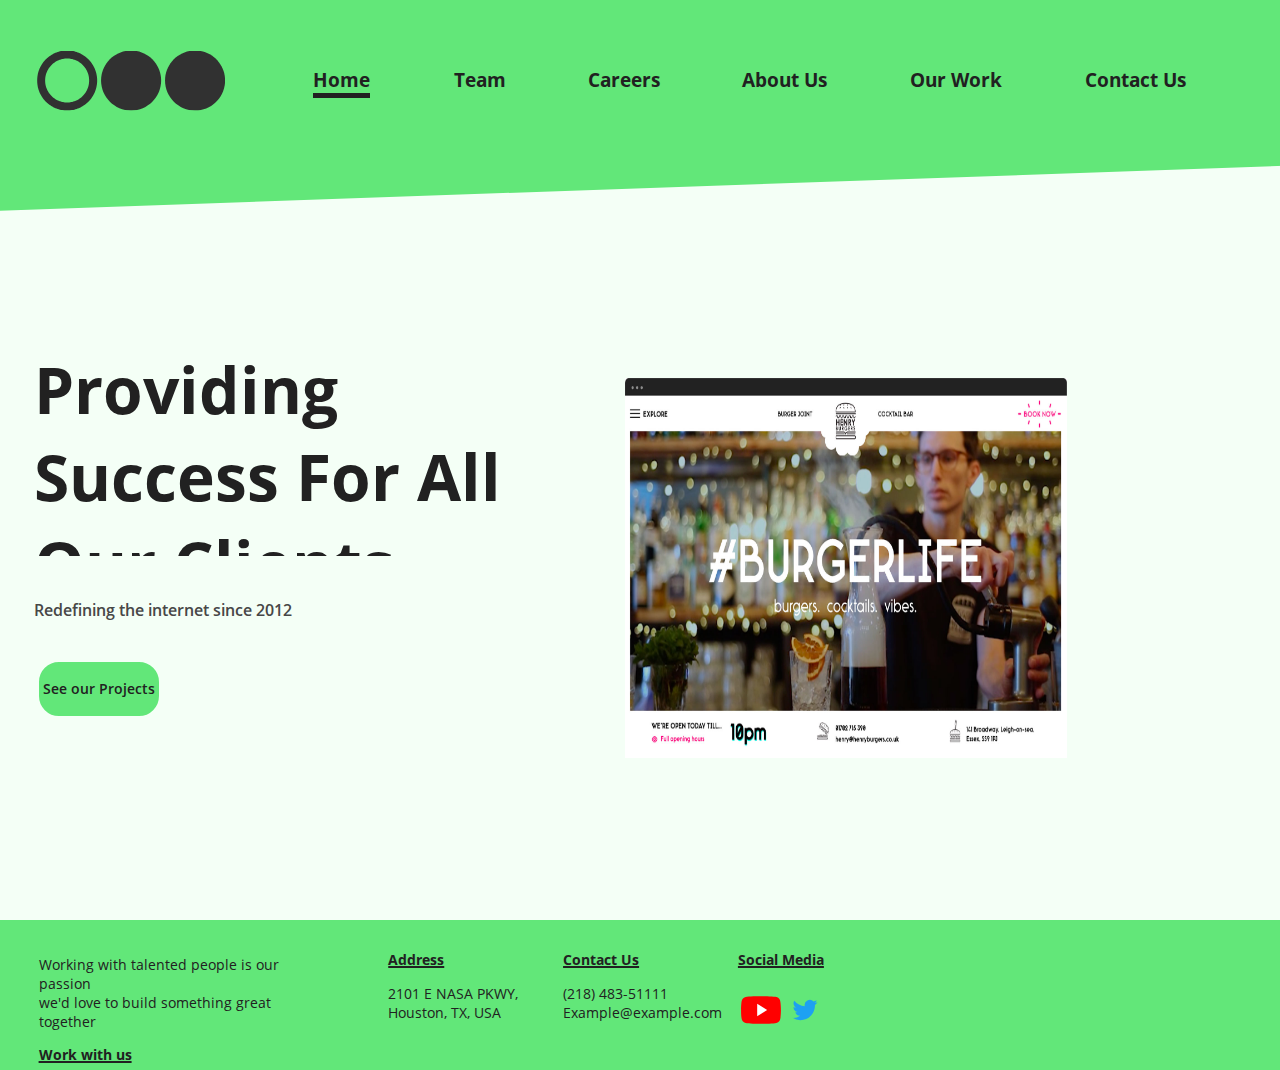
<file: html/index.html>
<!DOCTYPE html>
<html>
  <head>
    <meta charset="utf-8">
    <meta name="viewport" content="width=device-width">
    <title>Assignment - Home</title>
    <link href="..//css/main.css" rel="stylesheet" type="text/css" />
    <link href="..//css/home.css" rel="stylesheet" type="text/css" />
  </head>
  <body>
   
    <div class='main'>
      <!-- Header -->
      <div class='headerContent'>
        <ul>
          <li><div class='Logo'><a href='index.html'><img src="../Assets/Logo.svg" alt="Logo" class = 'TopBarLogo'></a></div></li>
          <li><a class='Current' href='index.html'>Home</a></li>
          <li><a href='team.html'>Team</a></li>
          <li><a href='careers.html'>Careers</a></li>
          <li><a href='about.html'>About Us</a></li>
          <li><a href='ourWork.html'>Our Work</a></li>
          <li><a href='contact.html'>Contact Us</a></li>
        </ul>
      </div>
      <div class='mainHeaderSlanted'></div>
      <!-- CONTENT -->
      <div class='content'>
        <div class='mainHome'>
          <h1>Providing Success For All Our Clients</h1>
          <div></div>
          <h4>Redefining the internet since 2012</h4>
          <div></div>
          <div class='largeCallToAction'>
            <div class='mainButton'>
              <a href='ourWork.html'>
                <p>See our Projects</p>
              </a>
            </div>
          </div>
        </div>
        <div style = "grid-column: 3;">
          <img src="../Assets/PlaceholderImage1.jpg" width="60%" height="90%" style="transform: translate(100px, 75px)">
        </div>
      </div>

      <!-- FOOTER -->
      <div class='mainFooterLevel'></div>
      <div class = 'footerContent'>
        <ul class='firstFooterElement'>
          <li><p>Working with talented people is our passion<br>we'd love to build something great together</p></li>
          <li><a href="contact.html">Work with us</a></li>
        </ul>
        <ul class='secondFooterElement'>
          <li><h6>Address</h6></li>
          <li><p>2101 E NASA PKWY,<br>Houston, TX, USA</p></li>
        </ul>
        <ul class='thirdFooterElement'>
          <li><h6>Contact Us</h6></li>
          <li><p>(218) 483-51111<br>Example@example.com</p></li>
        </ul>
        <ul class='fourthFooterElement'>
          <li><h6>Social Media</h6></li>
          <li>
            <br>
            <table>
              <tr>
              <th>
                <a href='https://www.youtube.com/watch?v=dQw4w9WgXcQ'><img src="../Assets/Youtube.svg" alt="Youtube" class ='FooterLogo'></a>
              </th>
              <th>
                <a href='https://twitter.com/ulalaunch'><img src="../Assets/Twitter.svg" alt="Twitter" class ='FooterLogo'></a>
              </th>
              </tr>
            </table>
          </li>
        </ul>
      </div>
      
    </div>
    </body>
</html>
</file>
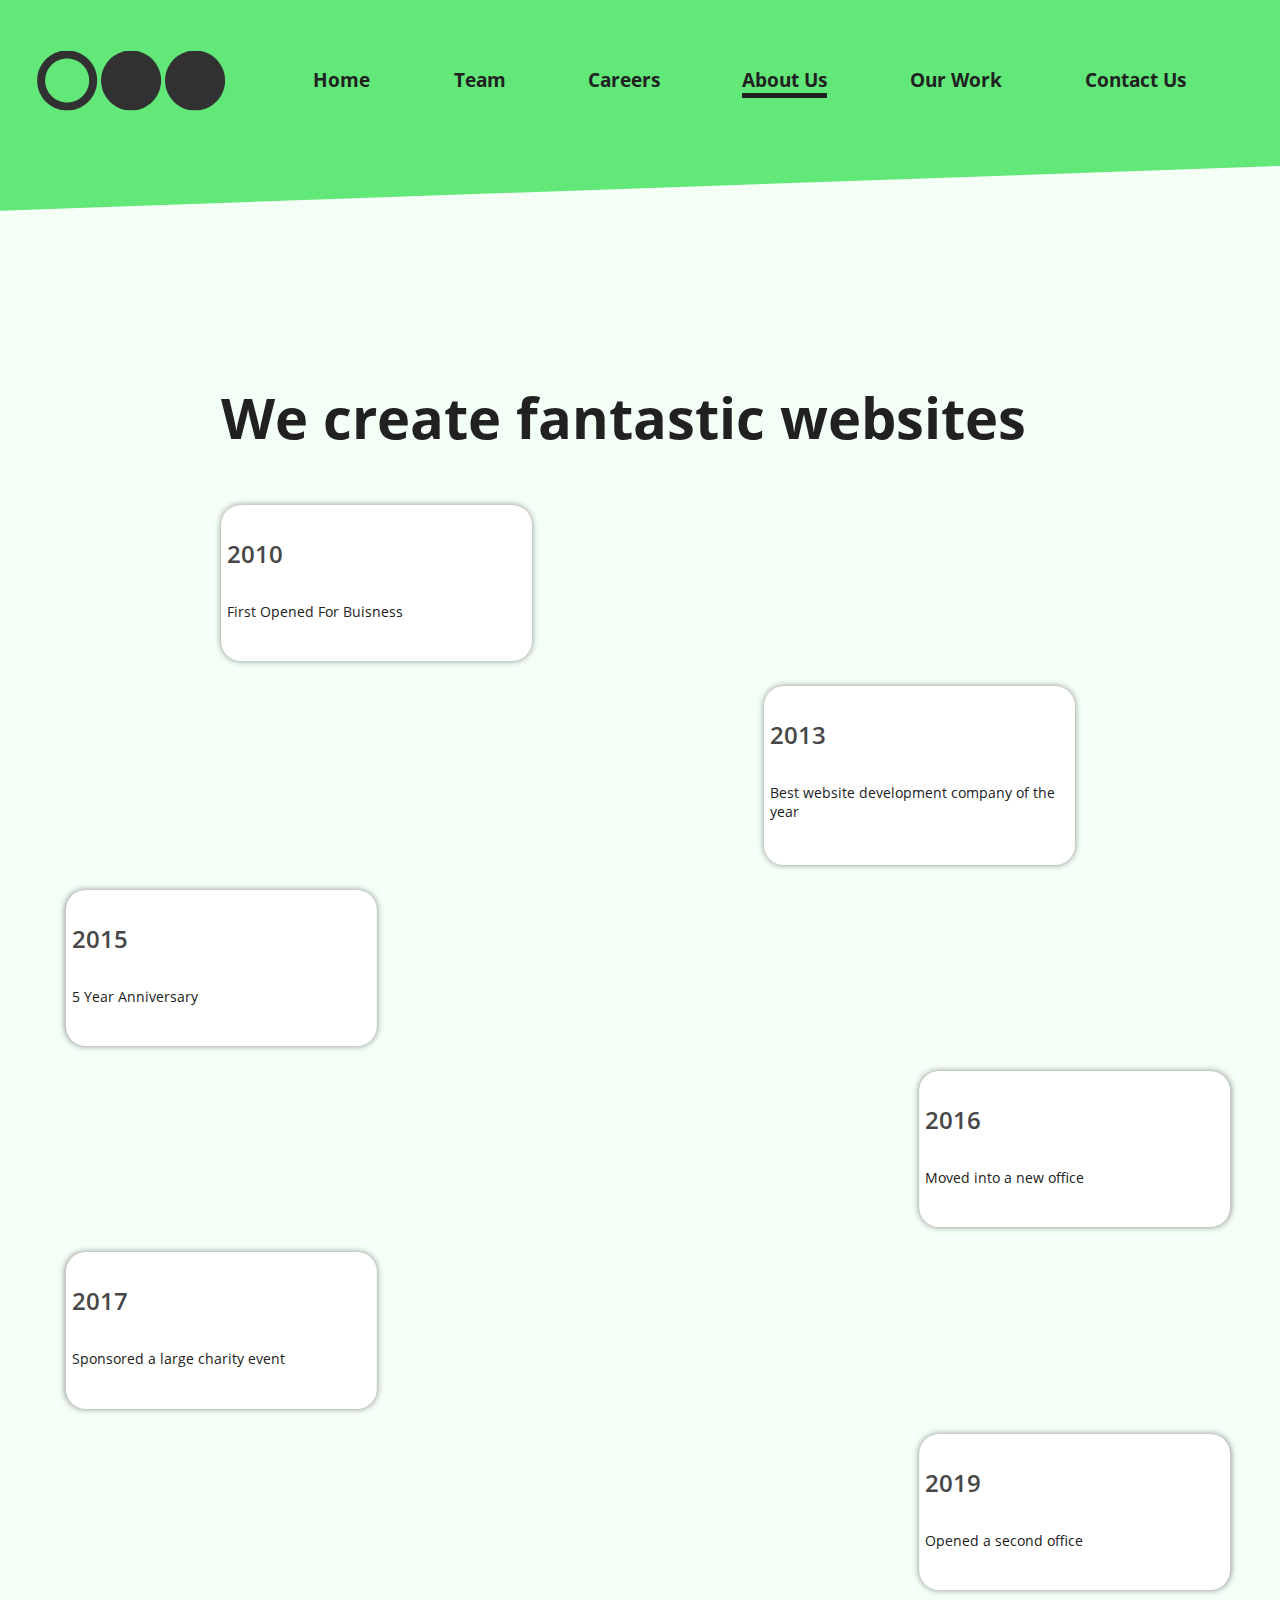
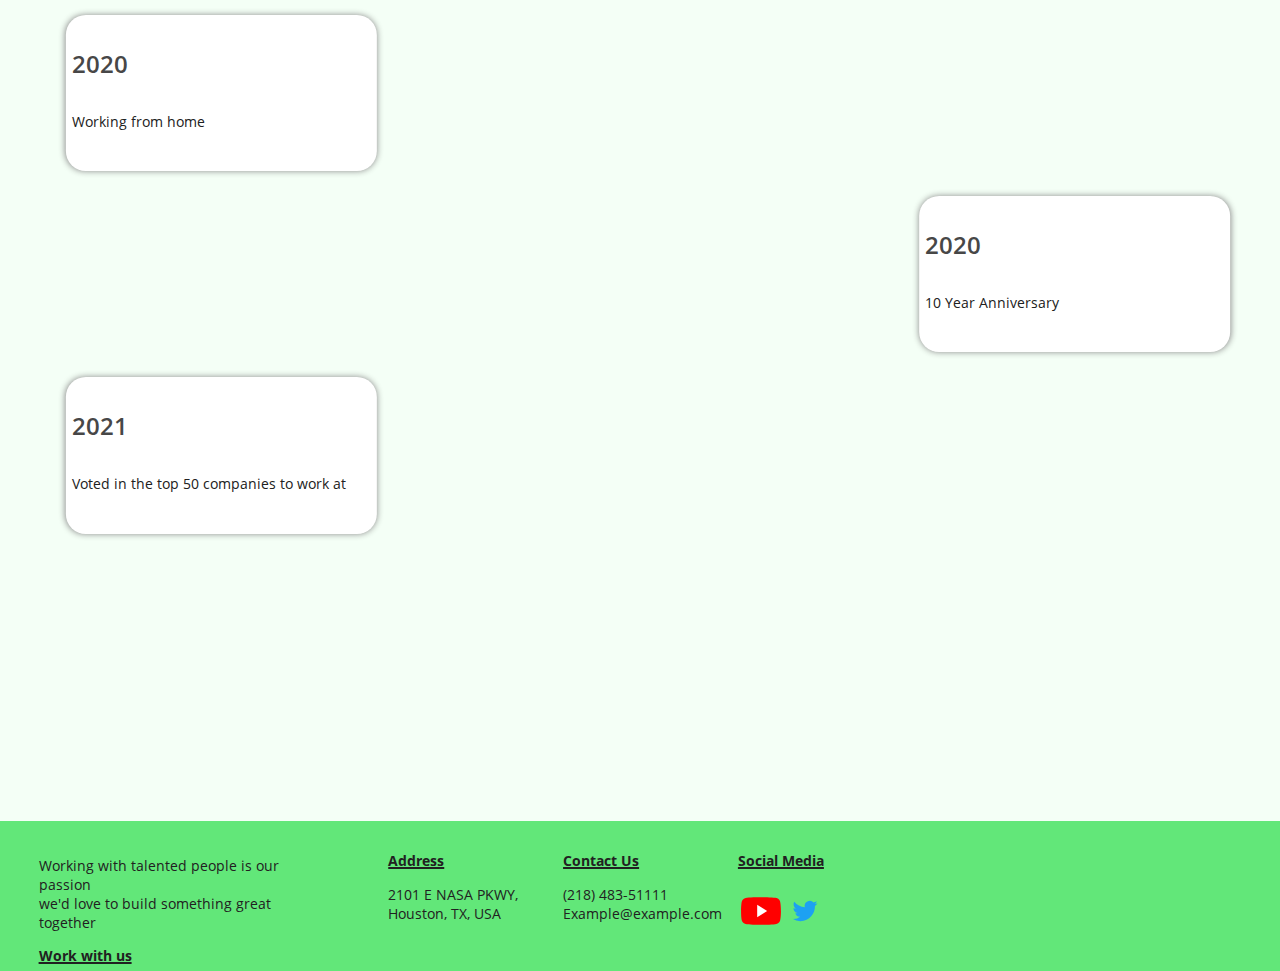
<file: html/about.html>
<!DOCTYPE html>
<html>
  <head>
    <meta charset="utf-8">
    <meta name="viewport" content="width=device-width">
    <title>Assignment - About</title>
    <link href="..//css/main.css" rel="stylesheet" type="text/css" />
    <link href="..//css/about.css" rel="stylesheet" type="text/css" />
	<script src="..//javascript/showOnScroll.js"></script>
  </head>
  <body>
   
    <div class='main'>
      <!-- Header -->
      <div class='headerContent'>
        <ul>
          <li><div class='Logo'><a href='index.html'><img src="../Assets/Logo.svg" alt="Logo" class = 'TopBarLogo'></a></div></li>
          <li><a href='index.html'>Home</a></li>
          <li><a href='team.html'>Team</a></li>
          <li><a href='careers.html'>Careers</a></li>
          <li><a class='Current' href='about.html'>About Us</a></li>
          <li><a href='ourWork.html'>Our Work</a></li>
          <li><a href='contact.html'>Contact Us</a></li>
        </ul>
      </div>
      <div class='mainHeaderSlanted'></div>
      <!-- CONTENT -->
      <div class='content'>
        <div class='boringText'>
          <h3>We create fantastic websites</h3>
        </div>
		<div class='timeline'>
			<div class='event left'>
				<div class = 'eventContent'>
					<h4>2010</h4>
					<p>First Opened For Buisness</p>
				</div>
			</div>
			<div></div>
			<div></div>
			<div class='event right'>
				<div class = 'eventContent'>
					<h4>2013</h4>
					<p>Best website development company of the year</p>
				</div>
			</div>
			<div class='event left'>
				<div class = 'eventContent'>
					<h4>2015</h4>
					<p>5 Year Anniversary</p>
				</div>
			</div>
			<div></div>
			<div></div>
			<div class='event right'>
				<div class = 'eventContent'>
					<h4>2016</h4>
					<p>Moved into a new office</p>
				</div>
			</div><div class='event left'>
				<div class = 'eventContent'>
					<h4>2017</h4>
					<p>Sponsored a large charity event</p>
				</div>
			</div>
			<div></div>
			<div></div>
			<div class='event right'>
				<div class = 'eventContent'>
					<h4>2019</h4>
					<p>Opened a second office</p>
				</div>
			</div>
			<div class='event left'>
				<div class = 'eventContent'>
					<h4>2020</h4>
					<p>Working from home</p>
				</div>
			</div>
			<div></div>
			<div></div>
			<div class='event right'>
				<div class = 'eventContent'>
					<h4>2020</h4>
					<p>10 Year Anniversary</p>
				</div>
			</div><div class='event left'>
				<div class = 'eventContent'>
					<h4>2021</h4>
					<p>Voted in the top 50 companies to work at<p>
					</div>
				</div>
		</div>
      </div>
      
      <!-- FOOTER -->
      <div class='mainFooterLevel'></div>
      <div class = 'footerContent'>
        <ul class='firstFooterElement'>
          <li><p>Working with talented people is our passion<br>we'd love to build something great together</p></li>
          <li><a href="contact.html">Work with us</a></li>
        </ul>
        <ul class='secondFooterElement'>
          <li><h6>Address</h6></li>
          <li><p>2101 E NASA PKWY,<br>Houston, TX, USA</p></li>
        </ul>
        <ul class='thirdFooterElement'>
          <li><h6>Contact Us</h6></li>
          <li><p>(218) 483-51111<br>Example@example.com</p></li>
        </ul>
        <ul class='fourthFooterElement'>
          <li><h6>Social Media</h6></li>
          <li>
            <br>
            <table>
              <tr>
              <th>
                <a href='https://www.youtube.com/watch?v=dQw4w9WgXcQ'><img src="../Assets/Youtube.svg" alt="Youtube" class ='FooterLogo'></a>
              </th>
              <th>
                <a href='https://twitter.com/ulalaunch'><img src="../Assets/Twitter.svg" alt="Twitter" class ='FooterLogo'></a>
              </th>
              </tr>
            </table>
          </li>
        </ul>
        
      </div>
      
    </div>
    </body>
</html>
</file>
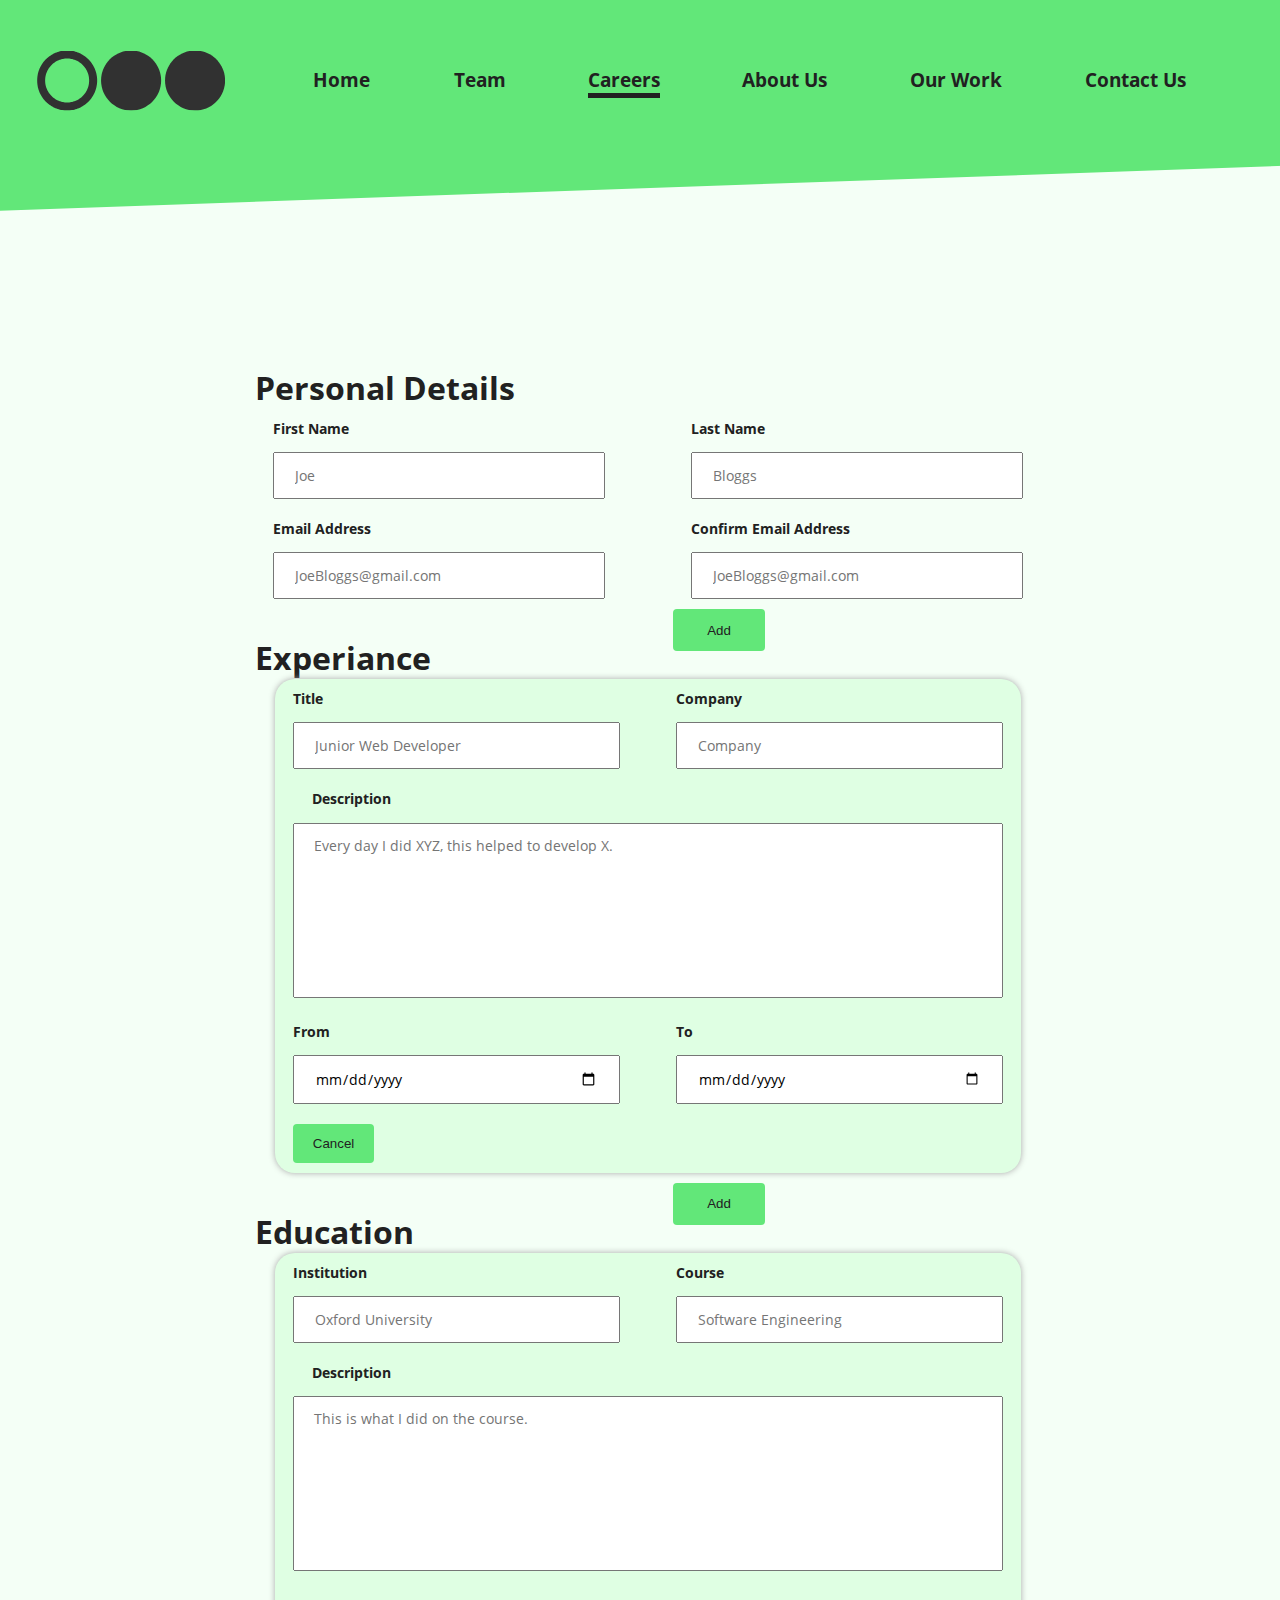
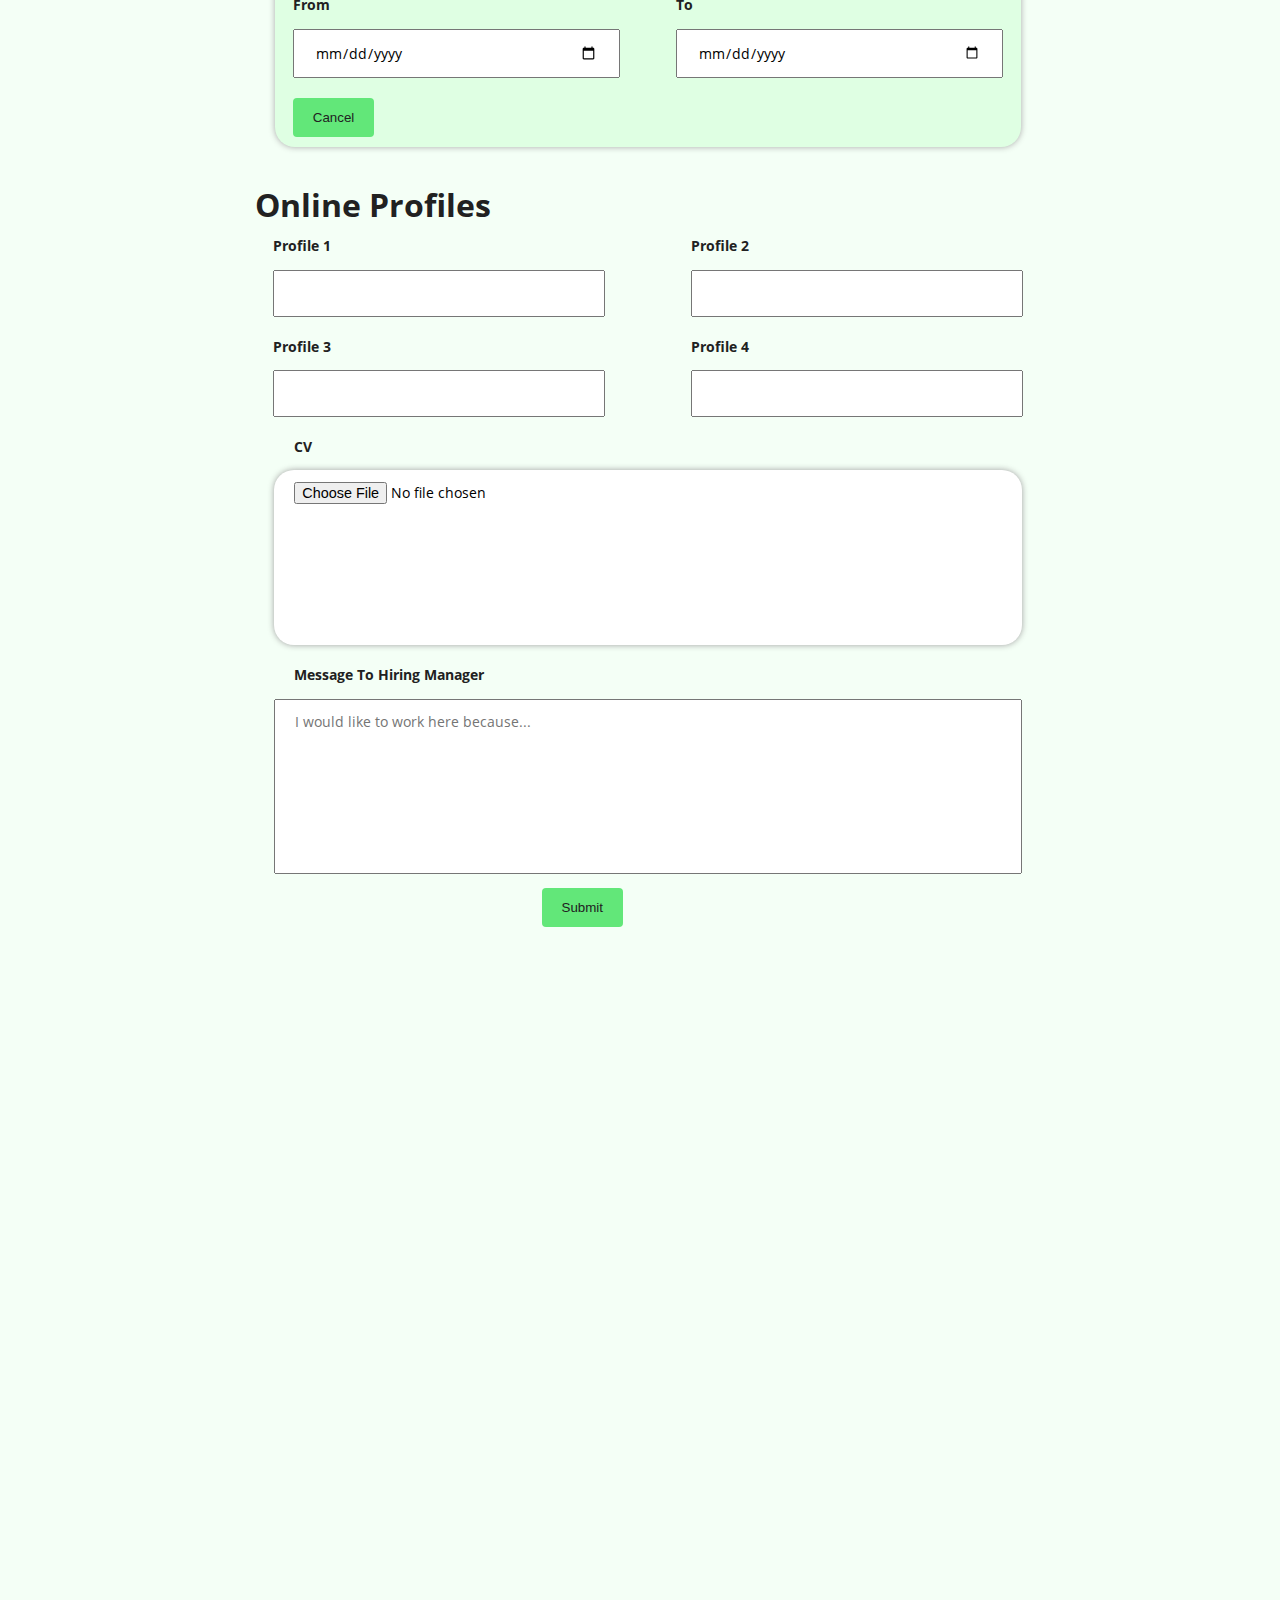
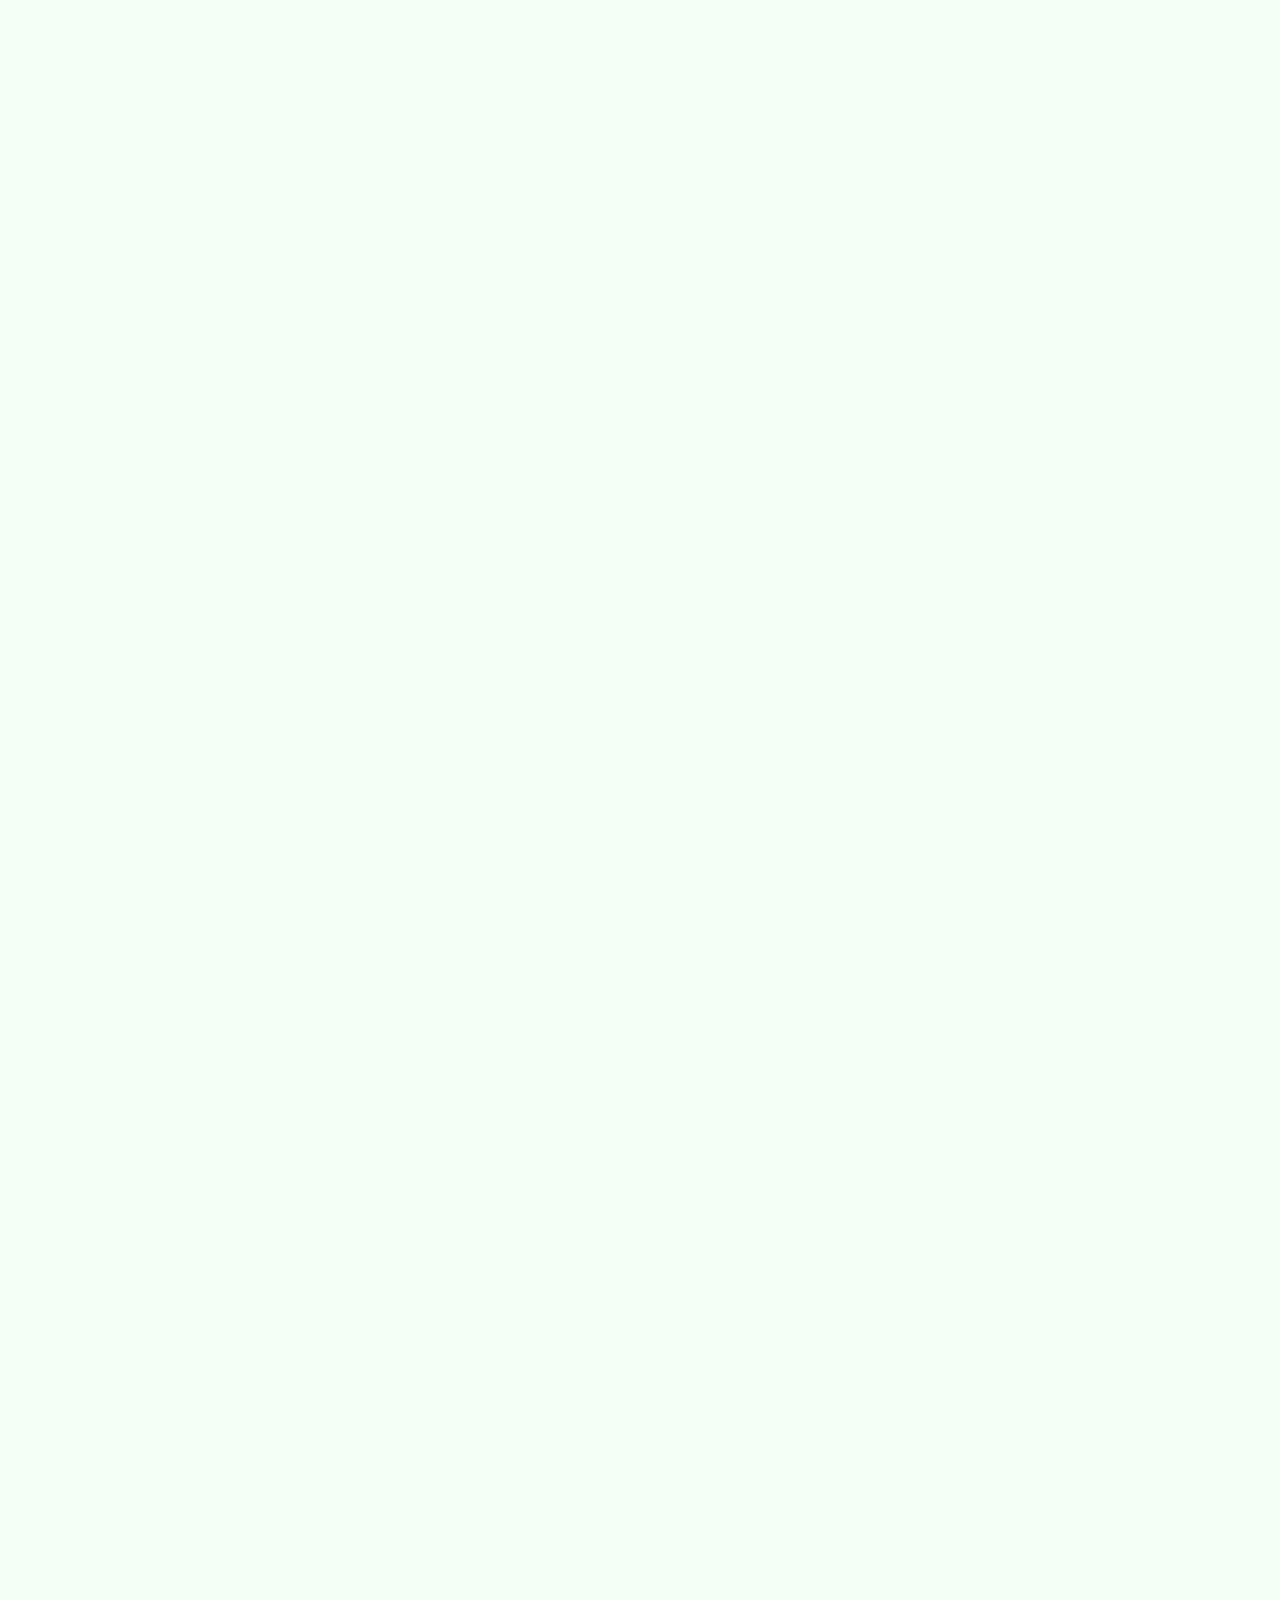
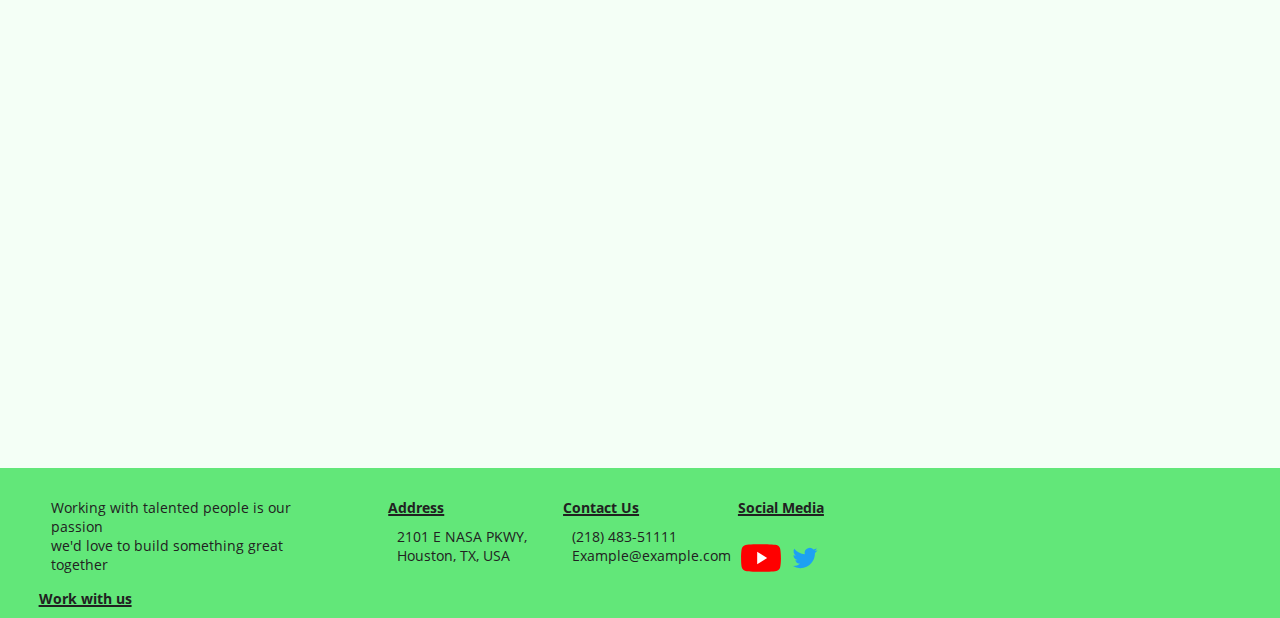
<file: html/apply.html>
<!DOCTYPE html>
<html>
  <head>
    <meta charset="utf-8">
    <meta name="viewport" content="width=device-width">
    <title>Assignment - Apply</title>
    <link href="..//css/main.css" rel="stylesheet" type="text/css" />
    <link href="..//css/apply.css" rel="stylesheet" type="text/css" />
    <script src="..//javascript/apply.js"></script>
  </head>
  <body onload='addEducation(), addExperiance()'>
   
    <div class='main'>
      <!-- Header -->
      <div class='headerContent'>
        <ul>
          <li><div class='Logo'><a href='index.html'><img src="../Assets/Logo.svg" alt="Logo" class = 'TopBarLogo'></a></div></li>
          <li><a href='index.html'>Home</a></li>
          <li><a href='team.html'>Team</a></li>
          <li><a class='Current' href='careers.html'>Careers</a></li>
          <li><a href='about.html'>About Us</a></li>
          <li><a href='ourWork.html'>Our Work</a></li>
          <li><a href='contact.html'>Contact Us</a></li>
        </ul>
      </div>
      <div class='mainHeaderSlanted'></div>
      <!-- CONTENT -->
      <div class='content'>
        <div class='boringText'>
          <h3 id='JobTitle'></h3>
          <br><br>
          <form action='formSubmitted.html'>
            <div class='InputBox'>
				<h2>Personal Details</h2>
				<div></div>
				<div>
					<p>First Name</p>
					<input class='short' type='text' placeholder='Joe'required>
				</div>
				
				<div>
					<p>Last Name</p>
					<input class='short' type='text' placeholder='Bloggs'required>
				</div>
				
				<div>
					<p>Email Address</p>
					<input class='short' type='email' placeholder='JoeBloggs@gmail.com'required>
				</div>
				
				<div>
					<p>Confirm Email Address</p>
					<input class='short' type='email' placeholder='JoeBloggs@gmail.com'required>
				</div>

				<h2>Experiance</h2>
					<button id='callToAction' type="button" onclick="addExperiance()">Add</button>
				<div id = 'experiance'></div>

				<h2>Education</h2>
					<button id='callToAction' type="button" onclick="addEducation()">Add</button>
				<div id = 'education'> </div>

				<h2>Online Profiles</h2>
				<div></div>
				<div>
					<p>Profile 1</p>
					<input class='short' type='text'required>
				</div>
				
				<div>
					<p>Profile 2</p>
					<input class='short' type='text'required>
				</div>

				<div>
					<p>Profile 3</p>
					<input class='short' type='text'required>
				</div>

				<div>
				<p>Profile 4</p>
					<input class='short' type='text'required>
				</div>

				<div style="grid-column: 1/3;">
					<p>CV</p>
					<input class='long' type='file' placeholder="I would like to work here because..."required>
				</div>
				<div style="grid-column: 1/3;">
					<p>Message To Hiring Manager</p>
					<textarea class='long' type='text' placeholder="I would like to work here because..."required></textarea>
				</div>
				<div class='CallToAction'>
					<input type='Submit' value='Submit'>
				</div>
            </div>
          </form>
        </div>
      </div>
      
      <!-- FOOTER -->
      <div class='mainFooterLevel'></div>
      <div class = 'footerContent'>
        <ul class='firstFooterElement'>
          <li><p>Working with talented people is our passion<br>we'd love to build something great together</p></li>
          <li><a href="contact.html">Work with us</a></li>
        </ul>
        <ul class='secondFooterElement'>
          <li><h6>Address</h6></li>
          <li><p>2101 E NASA PKWY,<br>Houston, TX, USA</p></li>
        </ul>
        <ul class='thirdFooterElement'>
          <li><h6>Contact Us</h6></li>
          <li><p>(218) 483-51111<br>Example@example.com</p></li>
        </ul>
        <ul class='fourthFooterElement'>
          <li><h6>Social Media</h6></li>
          <li>
            <br>
            <table>
              <tr>
              <th>
                <a href='https://www.youtube.com/watch?v=dQw4w9WgXcQ'><img src="../Assets/Youtube.svg" alt="Youtube" class ='FooterLogo'></a>
              </th>
              <th>
                <a href='https://twitter.com/ulalaunch'><img src="../Assets/Twitter.svg" alt="Twitter" class ='FooterLogo'></a>
              </th>
              </tr>
            </table>
          </li>
        </ul>
        
      </div>
      
    </div>
    </body>
</html>
</file>
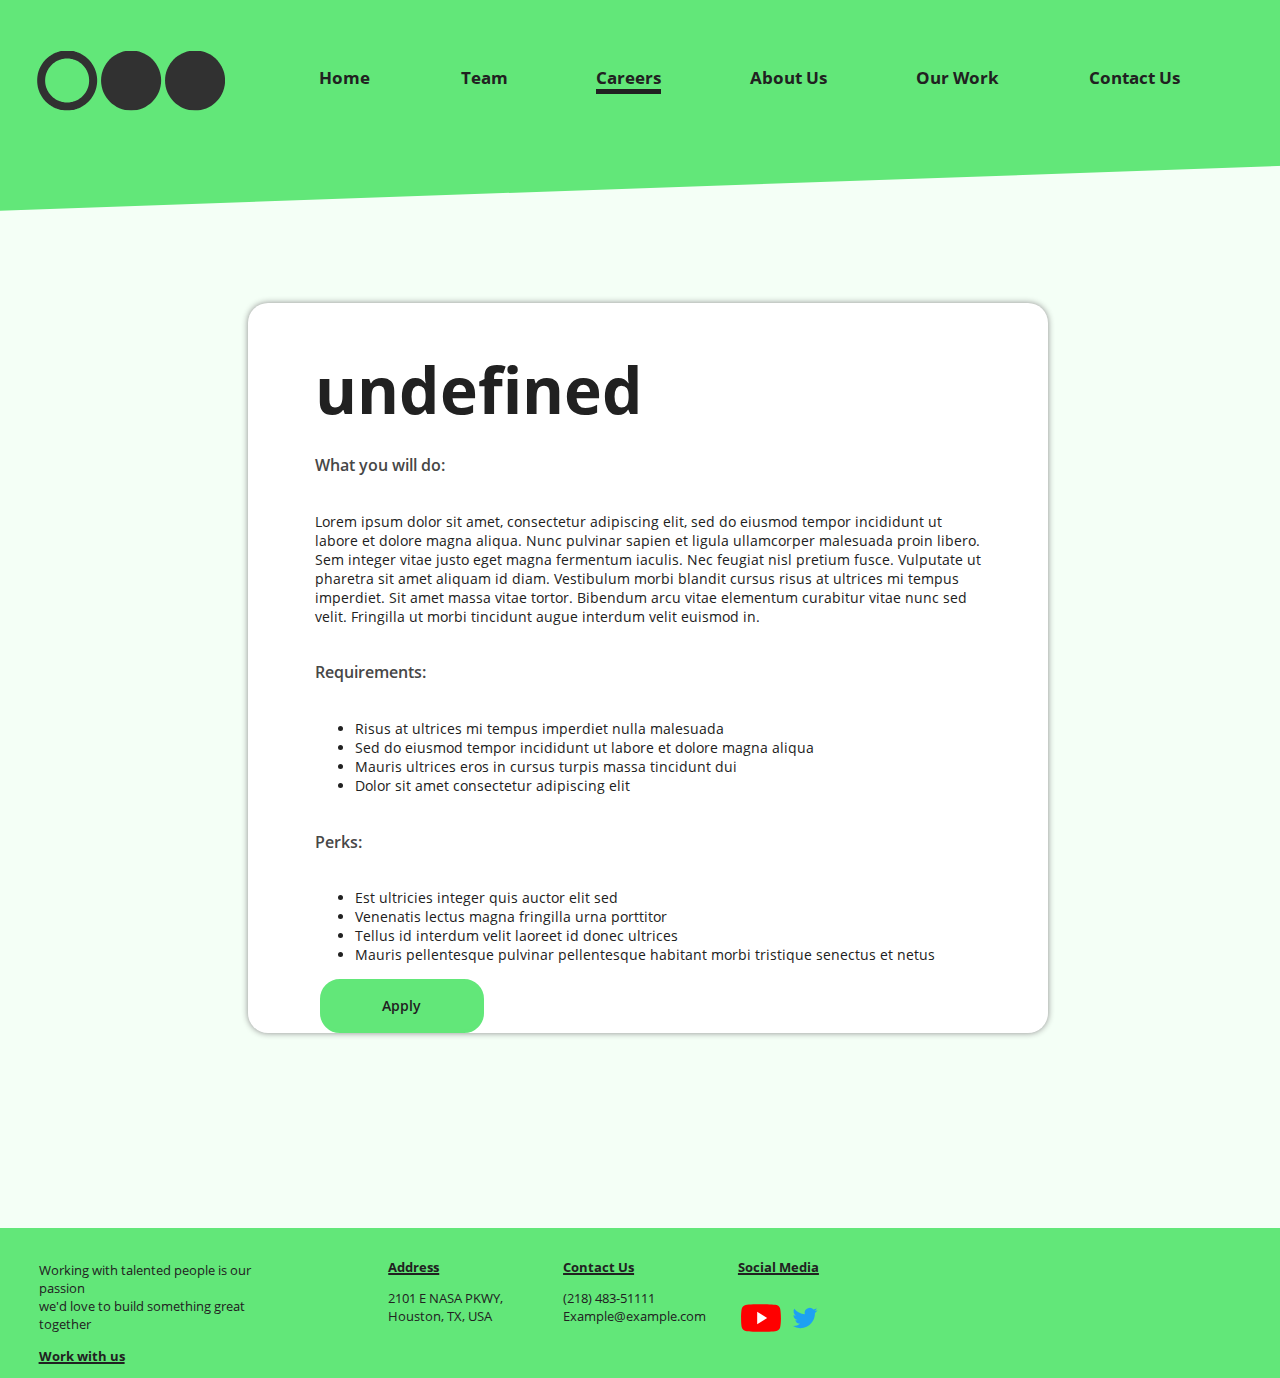
<file: html/careerInfo.html>
<!DOCTYPE html>
<html>
  <head>
    <meta charset="utf-8">
    <meta name="viewport" content="width=device-width">
    <title>Assignment - Career Info</title>
    <link href="..//css/main.css" rel="stylesheet" type="text/css" />
    <link href="..//css/careersInfo.css" rel="stylesheet" type="text/css" />
    <link href="https://cdnjs.cloudflare.com/ajax/libs/font-awesome/4.7.0/css/font-awesome.min.css" rel="stylesheet" />
    <script src="..//javascript/search.js"></script>
  </head>
  <body onload="loadCareerInfo()">
   
    <div class='main'>
      <!-- Header -->
      <div class='headerContent'>
        <ul>
          <li><div class='Logo'><a href='index.html'><img src="../Assets/Logo.svg" alt="Logo" class = 'TopBarLogo'></a></div></li>
          <li><a href='index.html'>Home</a></li>
          <li><a href='team.html'>Team</a></li>
          <li><a class='Current' href='careers.html'>Careers</a></li>
          <li><a href='about.html'>About Us</a></li>
          <li><a href='ourWork.html'>Our Work</a></li>
          <li><a href='contact.html'>Contact Us</a></li>
        </ul>
      </div>
      <div class='mainHeaderSlanted'></div>
      <!-- CONTENT -->
      <div class='content' id='content'>
        <div class='mainHome' id='mainHome'>
          <h1 id='JobTitle' style='grid-row: 1; grid-column: 2;'></h1>
          <h4 style='grid-column: 2;'>What you will do:</h4>
          <p id='JobDescription' style='grid-column: 2;'></p>
          <h4 style='grid-column: 2;'>Requirements:</h4>
          <ul id='JobRequirements' style='grid-column: 2;'></ul>
          <h4 style='grid-column: 2;'>Perks:</h4>
          <ul id='JobPerks' style='grid-column: 2;'></ul>
          <div class='largeCallToAction' style='grid-column: 2;'>
            <div class='mainButton'>
              <a href='apply.html'>
              <!--<div class='shadow'></div> -->
                <p>Apply</p>
              </a>
            </div>
          </div>
        </div>
      </div>

      <!-- FOOTER -->
      <div class='mainFooterLevel'></div>
      <div class = 'footerContent'>
        <ul class='firstFooterElement'>
          <li><p>Working with talented people is our passion<br>we'd love to build something great together</p></li>
          <li><a href="contact.html">Work with us</a></li>
        </ul>
        <ul class='secondFooterElement'>
          <li><h6>Address</h6></li>
          <li><p>2101 E NASA PKWY,<br>Houston, TX, USA</p></li>
        </ul>
        <ul class='thirdFooterElement'>
          <li><h6>Contact Us</h6></li>
          <li><p>(218) 483-51111<br>Example@example.com</p></li>
        </ul>
        <ul class='fourthFooterElement'>
          <li><h6>Social Media</h6></li>
          <li>
            <br>
            <table>
              <tr>
              <th>
                <a href='https://www.youtube.com/watch?v=dQw4w9WgXcQ'><img src="../Assets/Youtube.svg" alt="Youtube" class ='FooterLogo'></a>
              </th>
              <th>
                <a href='https://twitter.com/ulalaunch'><img src="../Assets/Twitter.svg" alt="Twitter" class ='FooterLogo'></a>
              </th>
              </tr>
            </table>
          </li>
        </ul>
      </div>
      
    </div>
    </body>
</html>
</file>
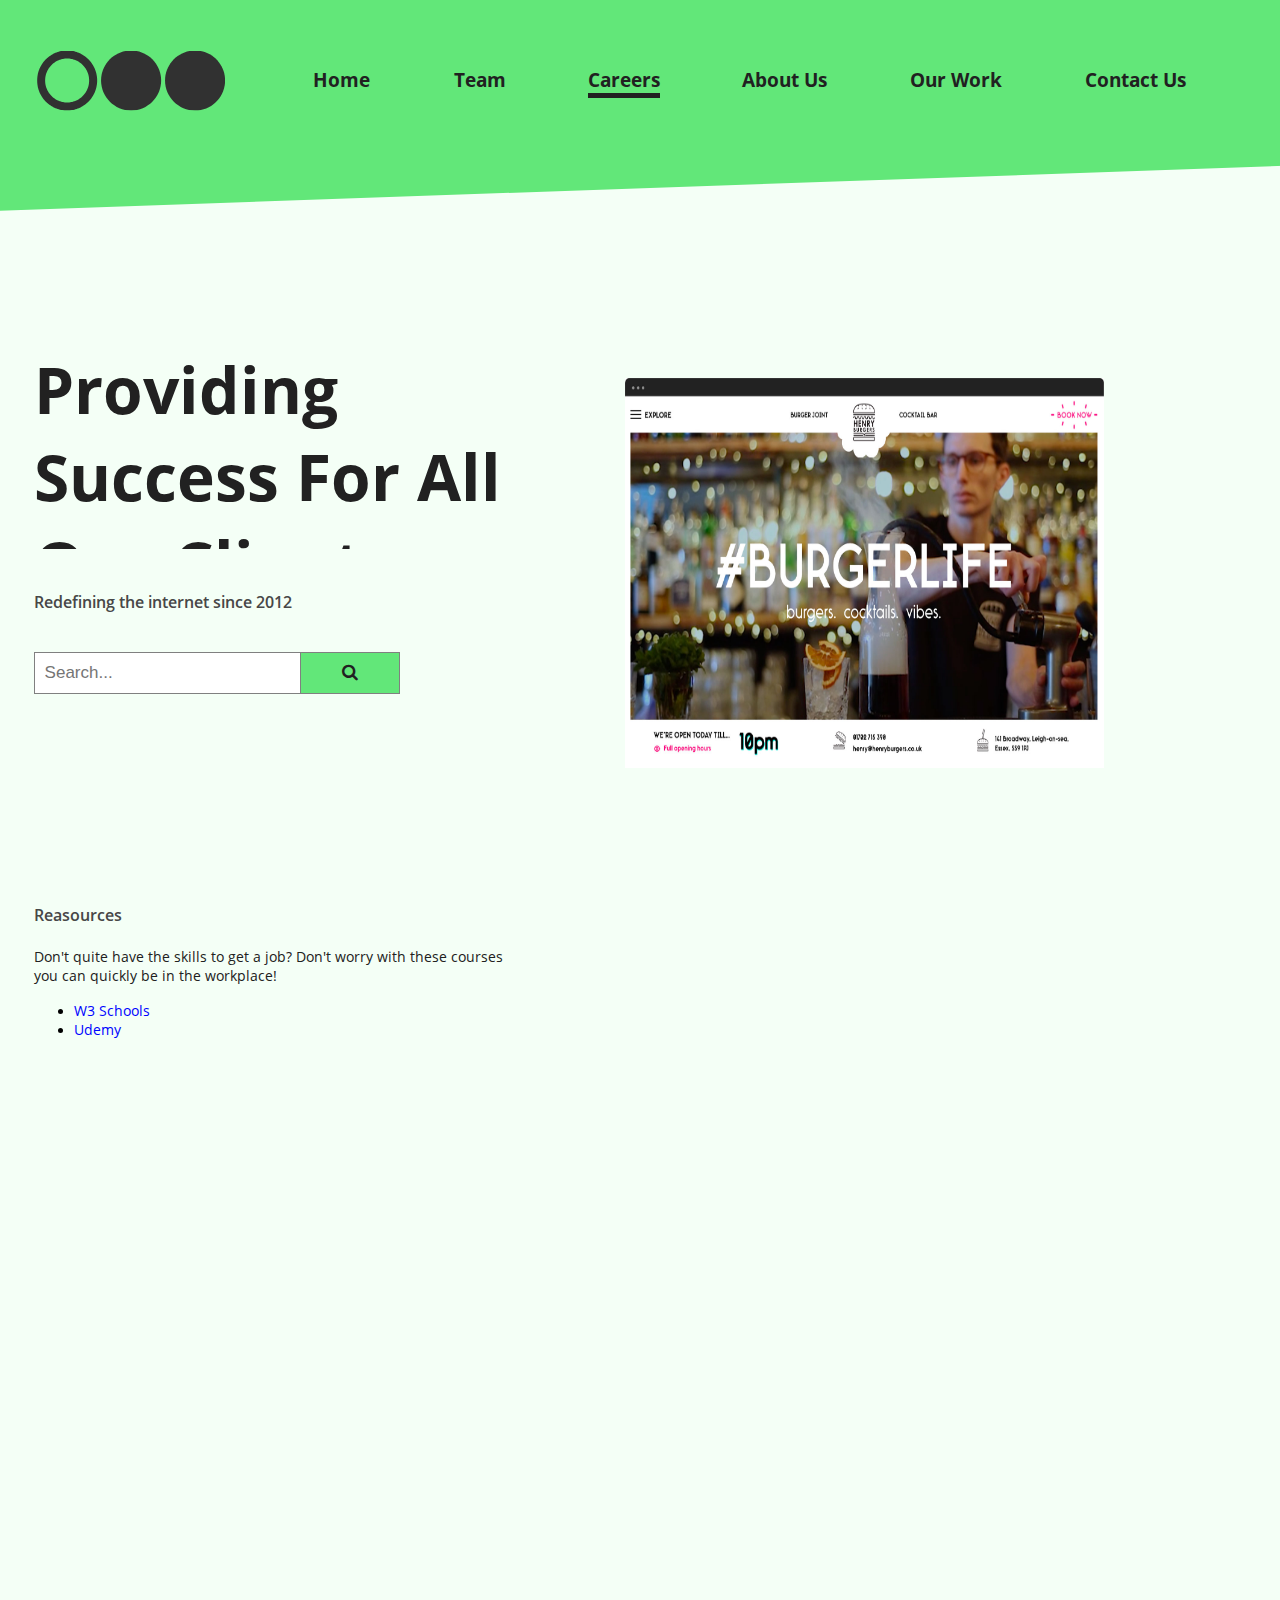
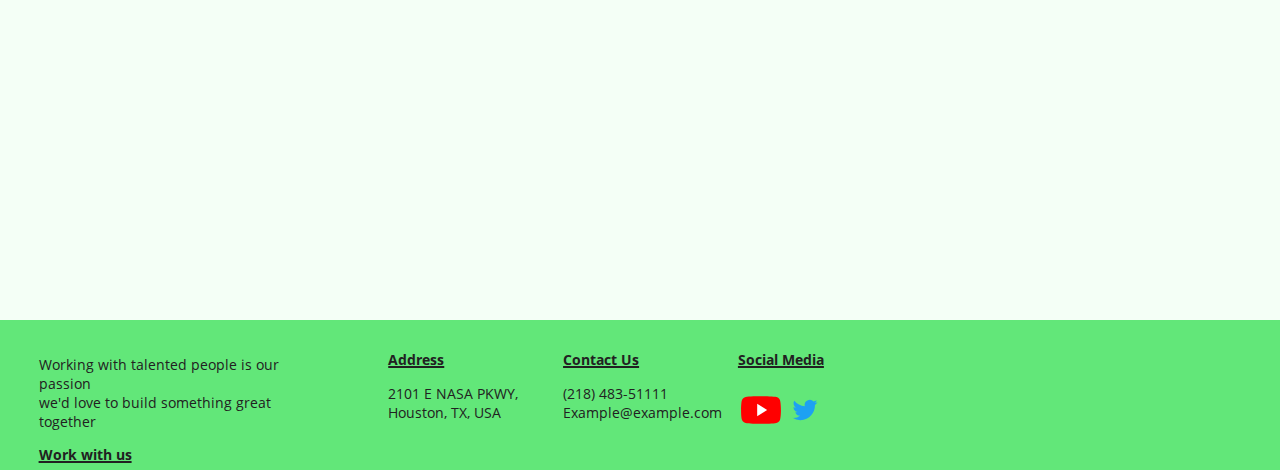
<file: html/careers.html>
<!DOCTYPE html>
<html>
  <head>
    <meta charset="utf-8">
    <meta name="viewport" content="width=device-width">
    <title>Assignment - Careers</title>
    <link href="..//css/main.css" rel="stylesheet" type="text/css" />
    <link href="..//css/careers.css" rel="stylesheet" type="text/css" />
    <link href="https://cdnjs.cloudflare.com/ajax/libs/font-awesome/4.7.0/css/font-awesome.min.css" rel="stylesheet" />
    <script src="..//javascript/search.js"></script>
  </head>
  <body>
   
    <div class='main'>
      <!-- Header -->
      <div class='headerContent'>
        <ul>
          <li><div class='Logo'><a href='index.html'><img src="../Assets/Logo.svg" alt="Logo" class = 'TopBarLogo'></a></div></li>
          <li><a href='index.html'>Home</a></li>
          <li><a href='team.html'>Team</a></li>
          <li><a class='Current' href='careers.html'>Careers</a></li>
          <li><a href='about.html'>About Us</a></li>
          <li><a href='ourWork.html'>Our Work</a></li>
          <li><a href='contact.html'>Contact Us</a></li>
        </ul>
      </div>
      <div class='mainHeaderSlanted'></div>
      <!-- CONTENT -->
      <div class='content' id='content'>
        <div class='mainHome' id='mainHome'>
          <h1>Providing Success For All Our Clients</h1>
          <div></div>
          <h4>Redefining the internet since 2012</h4>
          <div></div>
          <div class='SearchContainer'>
            <form onSubmit="return searchCareers()" class = 'SearchForm' id = 'SearchForm'>
              <input type="text" placeholder="Search..." name="search" id='SearchBox'>
              <button type="button" onclick="searchCareers()"><i class="fa fa-search"></i></button>
            </form>
          </div>
        </div>
        <div id="mainImg" style = "grid-column: 3;">
          <img src="../Assets/PlaceholderImage1.jpg" width="65%" height="95%" style="transform: translate(100px, 75px)">
        </div>
		<div class='courses boringText' id='courses'>
			<h4>Reasources</h4>
			<p>Don't quite have the skills to get a job? Don't worry with these courses you can quickly be in the workplace!</p>
			<ul>
				<li><a href = "https://www.w3schools.com/html/default.asp">W3 Schools</a></li>
				<li><a href= "https://www.udemy.com/course/the-complete-web-developer-course-2/?gclid=Cj0KCQiAst2BBhDJARIsAGo2ldU5ME85GlmxvT8uEVOVSxqGCHE9tzs_HKVh2Sluu-uwj8e3u71FGlQaAjHvEALw_wcB&matchtype=b&utm_campaign=WebDevelopment_v.PROF_la.EN_cc.UK_ti.8322&utm_content=deal4584&utm_medium=udemyads&utm_source=adwords&utm_term=_._ag_73879759633_._ad_358529293380_._kw_web+development+course_._de_c_._dm__._pl__._ti_kwd-308854426217_._li_1007177_._pd__._">Udemy</a></li>
			</ul>
		</div>
      </div>

      <!-- FOOTER -->
      <div class='mainFooterLevel'></div>
      <div class = 'footerContent'>
        <ul class='firstFooterElement'>
          <li><p>Working with talented people is our passion<br>we'd love to build something great together</p></li>
          <li><a href="contact.html">Work with us</a></li>
        </ul>
        <ul class='secondFooterElement'>
          <li><h6>Address</h6></li>
          <li><p>2101 E NASA PKWY,<br>Houston, TX, USA</p></li>
        </ul>
        <ul class='thirdFooterElement'>
          <li><h6>Contact Us</h6></li>
          <li><p>(218) 483-51111<br>Example@example.com</p></li>
        </ul>
        <ul class='fourthFooterElement'>
          <li><h6>Social Media</h6></li>
          <li>
            <br>
            <table>
              <tr>
              <th>
                <a href='https://www.youtube.com/watch?v=dQw4w9WgXcQ'><img src="../Assets/Youtube.svg" alt="Youtube" class ='FooterLogo'></a>
              </th>
              <th>
                <a href='https://twitter.com/ulalaunch'><img src="../Assets/Twitter.svg" alt="Twitter" class ='FooterLogo'></a>
              </th>
              </tr>
            </table>
          </li>
        </ul>
      </div>
      
    </div>
    </body>
</html>
</file>
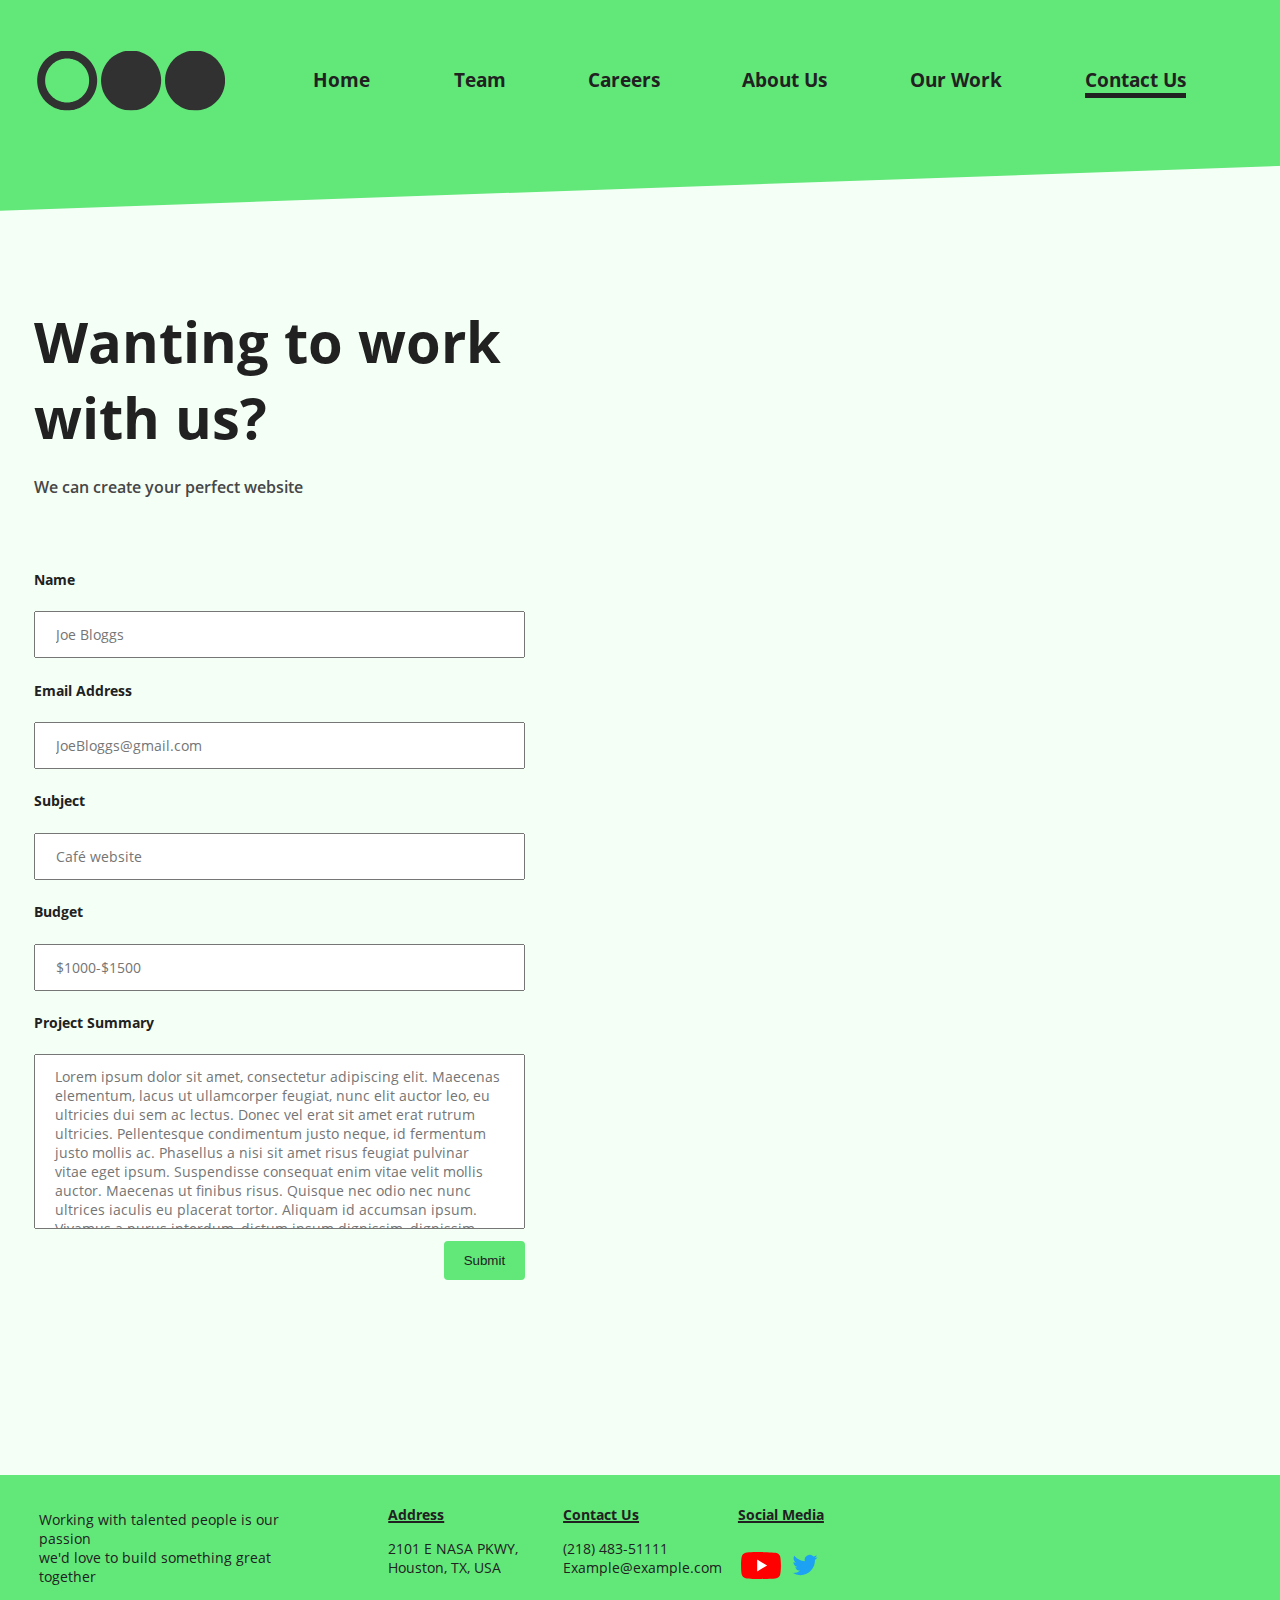
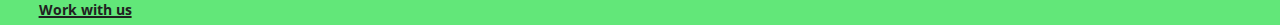
<file: html/contact.html>
<!DOCTYPE html>
<html>
  <head>
    <meta charset="utf-8">
    <meta name="viewport" content="width=device-width">
    <title>Assignment - Contact</title>
    <link href="..//css/main.css" rel="stylesheet" type="text/css" />
    <link href="..//css/contact.css" rel="stylesheet" type="text/css" />
  </head>
  <body>
   
    <div class='main'>
      <!-- Header -->
      <div class='headerContent'>
        <ul>
          <li><div class='Logo'><a href='index.html'><img src="../Assets/Logo.svg" alt="Logo" class = 'TopBarLogo'></a></div></li>
          <li><a href='index.html'>Home</a></li>
          <li><a href='team.html'>Team</a></li>
          <li><a href='careers.html'>Careers</a></li>
          <li><a href='about.html'>About Us</a></li>
          <li><a href='ourWork.html'>Our Work</a></li>
          <li><a class='Current' href='contact.html'>Contact Us</a></li>
        </ul>
      </div>
      <div class='mainHeaderSlanted'></div>
      <!-- CONTENT -->
      <div class='content'>
        <div class='boringText'>
          <h3>Wanting to work with us?</h3>
          <h4>We can create your perfect website</h4>
          <br><br>
          <form action='formSubmitted.html'>
            <div class='InputBox'>
              <p>Name</p>
              <div>
                <input class='short' type='text' placeholder='Joe Bloggs' required> 
              </div>
              <p>Email Address</p>
              <div>
                <input class='short' type='email' placeholder='JoeBloggs@gmail.com' required>
              </div>
              <p>Subject</p>
              <div>
                <input class='short' type='text' placeholder='Café website' required>
              </div>
              <p>Budget</p>
              <div>
                <input class='short' type='text' placeholder='$1000-$1500' required>
              </div>
              <p>Project Summary</p>
              <div>
                <textarea class='long' type='text' placeholder='Lorem ipsum dolor sit amet, consectetur adipiscing elit. Maecenas elementum, lacus ut ullamcorper feugiat, nunc elit auctor leo, eu ultricies dui sem ac lectus. Donec vel erat sit amet erat rutrum ultricies. Pellentesque condimentum justo neque, id fermentum justo mollis ac. Phasellus a nisi sit amet risus feugiat pulvinar vitae eget ipsum. Suspendisse consequat enim vitae velit mollis auctor. Maecenas ut finibus risus. Quisque nec odio nec nunc ultrices iaculis eu placerat tortor. Aliquam id accumsan ipsum. Vivamus a purus interdum, dictum ipsum dignissim, dignissim enim. Etiam in leo ligula.' required></textarea>
              </div>
              <div class='CallToAction'>
                <input type='Submit' value='Submit'>
              </div>
            </div>
          </form>
        </div>
      </div>
      
      <!-- FOOTER -->
      <div class='mainFooterLevel'></div>
      <div class = 'footerContent'>
        <ul class='firstFooterElement'>
          <li><p>Working with talented people is our passion<br>we'd love to build something great together</p></li>
          <li><a href="contact.html">Work with us</a></li>
        </ul>
        <ul class='secondFooterElement'>
          <li><h6>Address</h6></li>
          <li><p>2101 E NASA PKWY,<br>Houston, TX, USA</p></li>
        </ul>
        <ul class='thirdFooterElement'>
          <li><h6>Contact Us</h6></li>
          <li><p>(218) 483-51111<br>Example@example.com</p></li>
        </ul>
        <ul class='fourthFooterElement'>
          <li><h6>Social Media</h6></li>
          <li>
            <br>
            <table>
              <tr>
              <th>
                <a href='https://www.youtube.com/watch?v=dQw4w9WgXcQ'><img src="../Assets/Youtube.svg" alt="Youtube" class ='FooterLogo'></a>
              </th>
              <th>
                <a href='https://twitter.com/ulalaunch'><img src="../Assets/Twitter.svg" alt="Twitter" class ='FooterLogo'></a>
              </th>
              </tr>
            </table>
          </li>
        </ul>
        
      </div>
      
    </div>
    </body>
</html>
</file>
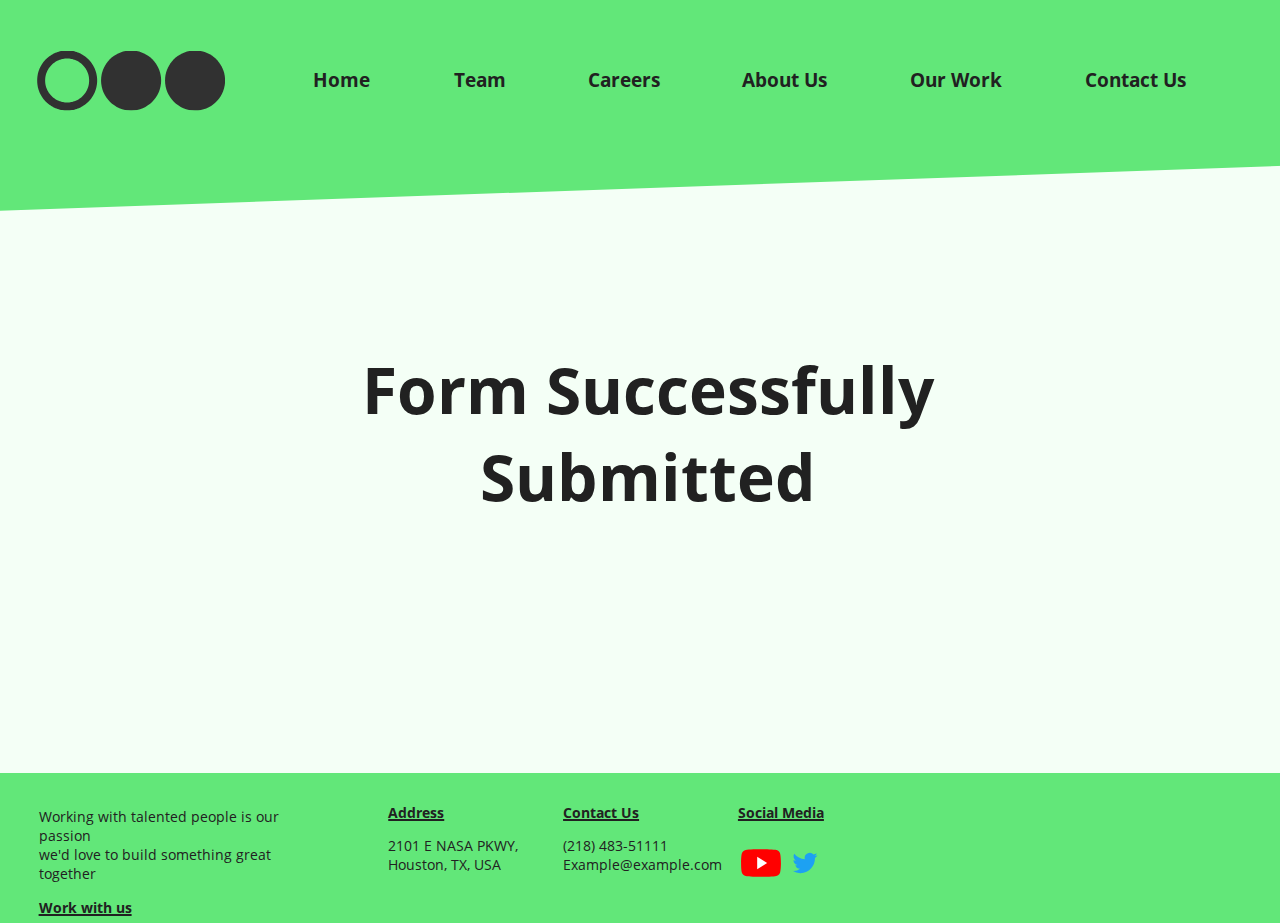
<file: html/formSubmitted.html>
<!DOCTYPE html>
<html>
  <head>
    <meta charset="utf-8">
    <meta name="viewport" content="width=device-width">
    <title>Assignment - Form Submitted</title>
    <link href="..//css/main.css" rel="stylesheet" type="text/css" />
    <link href="..//css/formSubmitted.css" rel="stylesheet" type="text/css" />
  </head>
  <body>
   
    <div class='main'>
      <!-- Header -->
      <div class='headerContent'>
        <ul>
          <li><div class='Logo'><a href='index.html'><img src="../Assets/Logo.svg" alt="Logo" class = 'TopBarLogo'></a></div></li>
          <li><a href='index.html'>Home</a></li>
          <li><a href='team.html'>Team</a></li>
          <li><a href='careers.html'>Careers</a></li>
          <li><a href='about.html'>About Us</a></li>
          <li><a href='ourWork.html'>Our Work</a></li>
          <li><a href='contact.html'>Contact Us</a></li>
        </ul>
      </div>
      <div class='mainHeaderSlanted'></div>
      <!-- CONTENT -->
      <div class='content'>
        <div class='mainContent'>
          <h1>Form Successfully Submitted</h1>
        </div>
      </div>

      <!-- FOOTER -->
      <div class='mainFooterLevel'></div>
      <div class = 'footerContent'>
        <ul class='firstFooterElement'>
          <li><p>Working with talented people is our passion<br>we'd love to build something great together</p></li>
          <li><a href="contact.html">Work with us</a></li>
        </ul>
        <ul class='secondFooterElement'>
          <li><h6>Address</h6></li>
          <li><p>2101 E NASA PKWY,<br>Houston, TX, USA</p></li>
        </ul>
        <ul class='thirdFooterElement'>
          <li><h6>Contact Us</h6></li>
          <li><p>(218) 483-51111<br>Example@example.com</p></li>
        </ul>
        <ul class='fourthFooterElement'>
          <li><h6>Social Media</h6></li>
          <li>
            <br>
            <table>
              <tr>
              <th>
                <a href='https://www.youtube.com/watch?v=dQw4w9WgXcQ'><img src="../Assets/Youtube.svg" alt="Youtube" class ='FooterLogo'></a>
              </th>
              <th>
                <a href='https://twitter.com/ulalaunch'><img src="../Assets/Twitter.svg" alt="Twitter" class ='FooterLogo'></a>
              </th>
              </tr>
            </table>
          </li>
        </ul>
      </div>
      
    </div>
    </body>
</html>
</file>
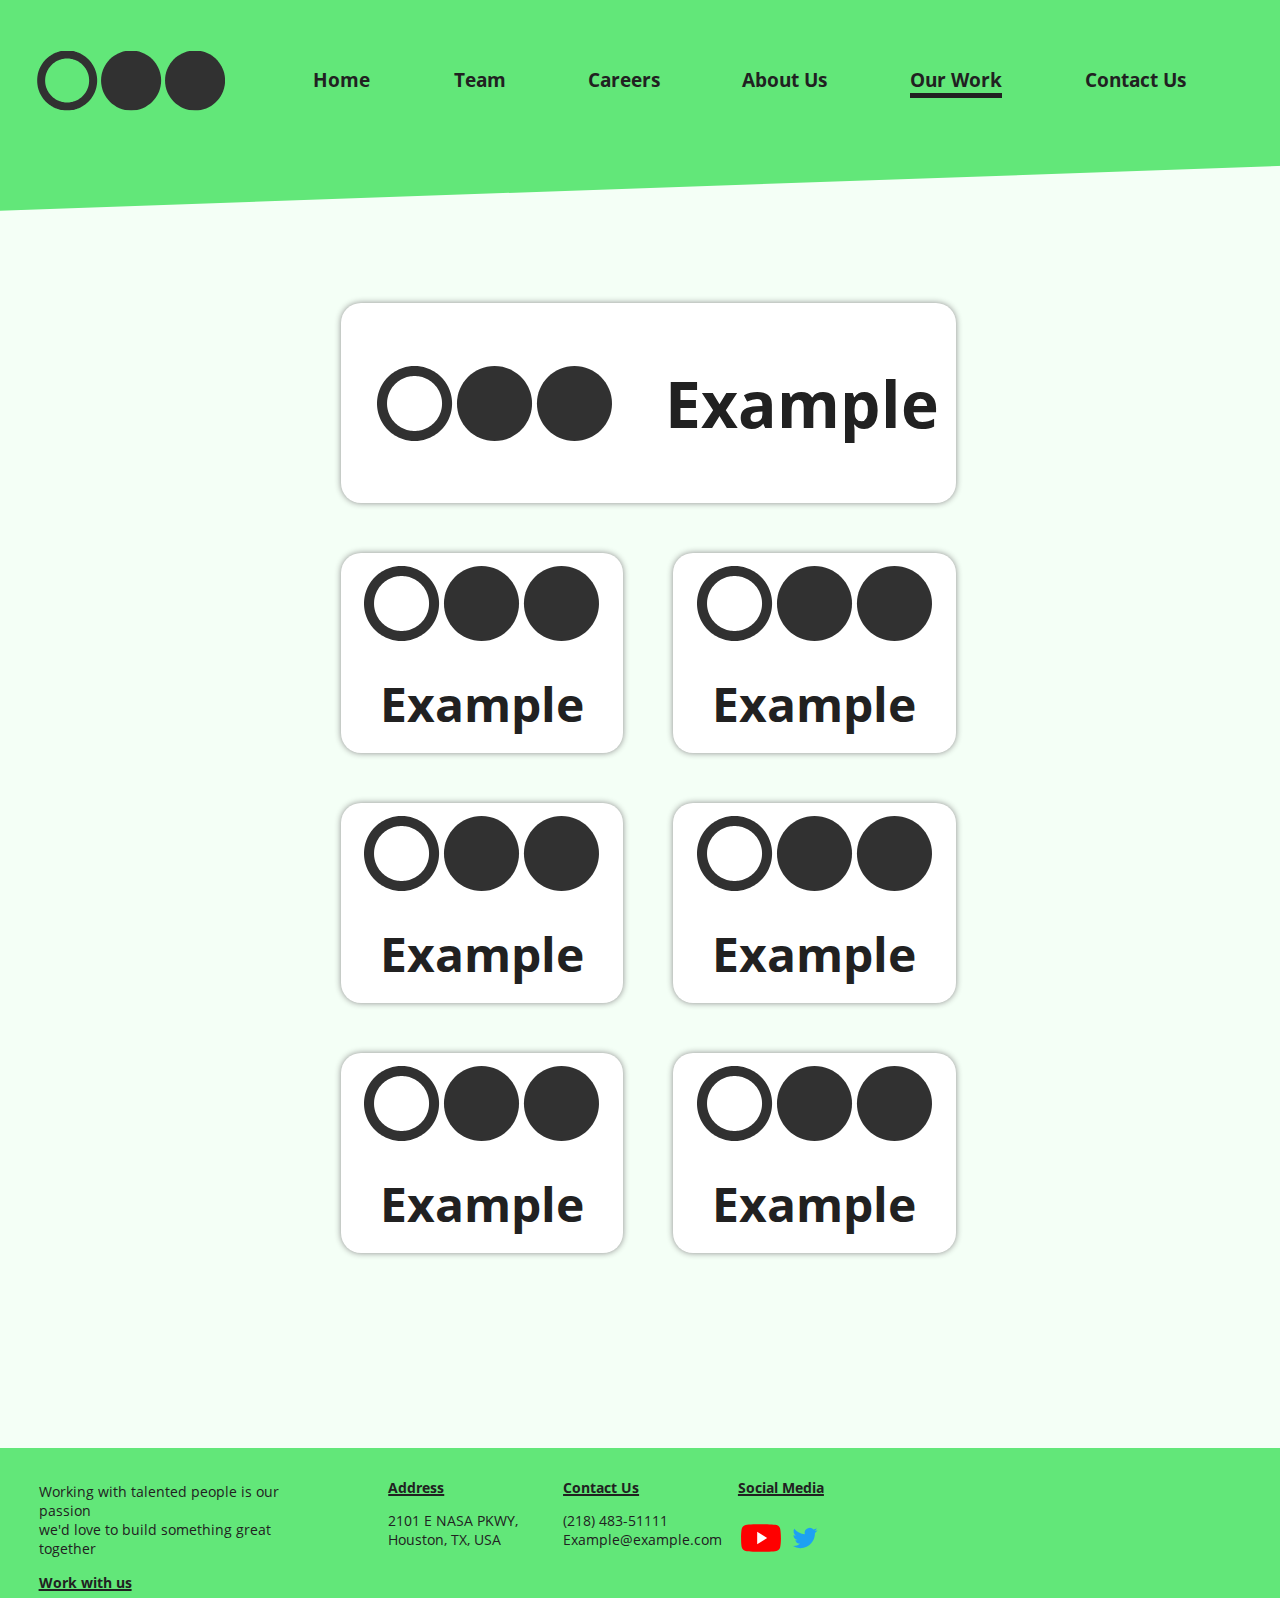
<file: html/ourWork.html>
<!DOCTYPE html>
<html>
  <head>
    <meta charset="utf-8">
    <meta name="viewport" content="width=device-width">
    <title>Assignment - Our Work</title>
    <link href="..//css/main.css" rel="stylesheet" type="text/css" />
    <link href="..//css/portfolio.css" rel="stylesheet" type="text/css" />
  </head>
  <body>
   
    <div class='main'>
      <!-- Header -->
      <div class='headerContent'>
        <ul>
          <li><div class='Logo'><a href='index.html'><img src="../Assets/Logo.svg" alt="Logo" class = 'TopBarLogo'></a></div></li>
          <li><a href='index.html'>Home</a></li>
          <li><a href='team.html'>Team</a></li>
          <li><a href='careers.html'>Careers</a></li>
          <li><a href='about.html'>About Us</a></li>
          <li><a class='Current' href='ourWork.html'>Our Work</a></li>
          <li><a href='contact.html'>Contact Us</a></li>
        </ul>
      </div>
      <div class='mainHeaderSlanted'></div>
      <!-- CONTENT -->
      <div class='content'>
        <a href="https://example.com/" class='bestClient'>
          <div>
            <img src="../Assets/Logo.svg" alt="Logo">
          </div>
          <div style = "grid-column: 2;">
            <p>Example</p>
          </div>
        </a>
        <a href="https://example.com/" class='subClientL'>
          <div>
            <img src="../Assets/Logo.svg" alt="Logo">
          </div>
          <div>
            <p>Example</p>
          </div>
        </a>
        <a href="https://example.com/" class='subClientR'>
          <div>
            <img src="../Assets/Logo.svg" alt="Logo">
          </div>
          <div>
            <p>Example</p>
          </div>
        </a>
        <a href="https://example.com/" class='subClientL'>
          <div>
            <img src="../Assets/Logo.svg" alt="Logo">
          </div>
          <div>
            <p>Example</p>
          </div>
        </a>
        <a href="https://example.com/" class='subClientR'>
          <div>
            <img src="../Assets/Logo.svg" alt="Logo">
          </div>
          <div>
            <p>Example</p>
          </div>
        </a>
        <a href="https://example.com/" class='subClientL'>
          <div>
            <img src="../Assets/Logo.svg" alt="Logo">
          </div>
          <div>
            <p>Example</p>
          </div>
        </a>
        <a href="https://example.com/" class='subClientR'>
          <div>
            <img src="../Assets/Logo.svg" alt="Logo">
          </div>
          <div>
            <p>Example</p>
          </div>
        </a>
      </div>
      
      <!-- FOOTER -->
      <div class='mainFooterLevel'></div>
      <div class = 'footerContent'>
        <ul class='firstFooterElement'>
          <li><p>Working with talented people is our passion<br>we'd love to build something great together</p></li>
          <li><a href="contact.html">Work with us</a></li>
        </ul>
        <ul class='secondFooterElement'>
          <li><h6>Address</h6></li>
          <li><p>2101 E NASA PKWY,<br>Houston, TX, USA</p></li>
        </ul>
        <ul class='thirdFooterElement'>
          <li><h6>Contact Us</h6></li>
          <li><p>(218) 483-51111<br>Example@example.com</p></li>
        </ul>
        <ul class='fourthFooterElement'>
          <li><h6>Social Media</h6></li>
          <li>
            <br>
            <table>
              <tr>
              <th>
                <a href='https://www.youtube.com/watch?v=dQw4w9WgXcQ'><img src="../Assets/Youtube.svg" alt="Youtube" class ='FooterLogo'></a>
              </th>
              <th>
                <a href='https://twitter.com/ulalaunch'><img src="../Assets/Twitter.svg" alt="Twitter" class ='FooterLogo'></a>
              </th>
              </tr>
            </table>
          </li>
        </ul>
        
      </div>
      
    </div>
    </body>
</html>
</file>
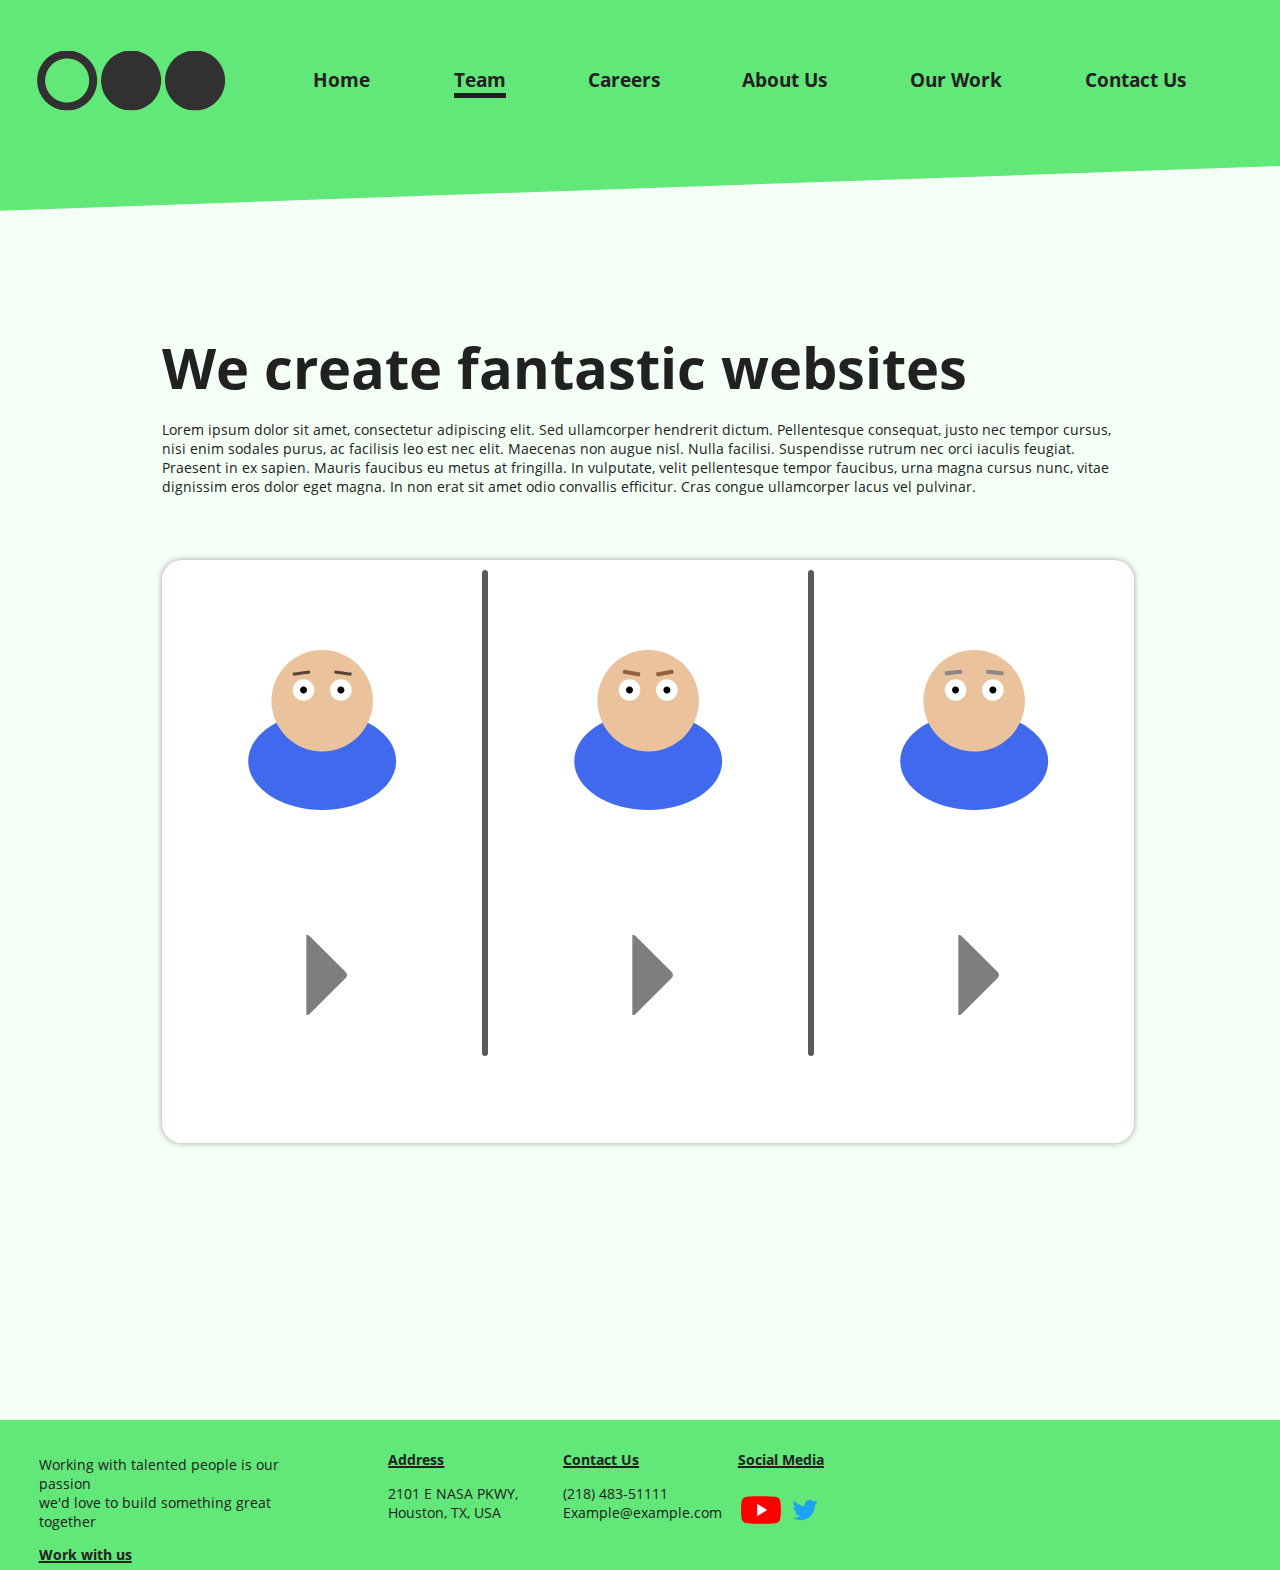
<file: html/team.html>
<!DOCTYPE html>
<html>
  <head>
    <meta charset="utf-8">
    <meta name="viewport" content="width=device-width">
    <title>Assignment - Team</title>
    <link href="..//css/main.css" rel="stylesheet" type="text/css" />
    <link href="..//css/team.css" rel="stylesheet" type="text/css" />
    <script src="..//javascript/audio.js"></script>
  </head>
  <body>
    <div class='main'>
      <!-- Header -->
      <div class='headerContent'>
        <ul>
          <li><div class='Logo'><a href='index.html'><img src="../Assets/Logo.svg" alt="Logo" class = 'TopBarLogo'></a></div></li>
          <li><a href='index.html'>Home</a></li>
          <li><a class='Current' href='team.html'>Team</a></li>
          <li><a href='careers.html'>Careers</a></li>
          <li><a href='about.html'>About Us</a></li>
          <li><a href='ourWork.html'>Our Work</a></li>
          <li><a href='contact.html'>Contact Us</a></li>
        </ul>
      </div>
      <div class='mainHeaderSlanted'></div>
      <!-- CONTENT -->
      <div class='content'>
        <div class='boringText'>
          <h3>We create fantastic websites</h3>
          <p>
            Lorem ipsum dolor sit amet, consectetur adipiscing elit. Sed ullamcorper hendrerit dictum. Pellentesque consequat, justo nec tempor cursus, nisi enim sodales purus, ac facilisis leo est nec elit. Maecenas non augue nisl. Nulla facilisi. Suspendisse rutrum nec orci iaculis feugiat. Praesent in ex sapien. Mauris faucibus eu metus at fringilla. In vulputate, velit pellentesque tempor faucibus, urna magna cursus nunc, vitae dignissim eros dolor eget magna. In non erat sit amet odio convallis efficitur. Cras congue ullamcorper lacus vel pulvinar. 
          </p>
        </div>
        <div class='team'>
          <div class='Employee'>
            <div class = 'PictureHolder'>
              <img src='../Assets/Person1.svg' style='transform: scale(0.5, 0.5)'>
            </div>
            <div class='PlayHolder'>
              <input type="image" src="../Assets/Play.svg" style='transform: scale(0.5, 0.5)' onclick="toggleAudio(this, audio1)">
            </div>
          </div>
          <div class='line'><br></div>
          <div class='Employee'>
            <div class = 'PictureHolder'>
              <img src='../Assets/Person2.svg' style='transform: scale(0.5, 0.5)'>
            </div>
            <div class='PlayHolder'>
              <input type="image" src="../Assets/Play.svg" style='transform: scale(0.5, 0.5)' onclick="toggleAudio(this, audio2)">
            </div>
          </div>
          <div class='line'><br></div>
          <div class='Employee'>
            <div class = 'PictureHolder'>
              <img src='../Assets/Person3.svg' style='transform: scale(0.5, 0.5)'>
            </div>
            <div class='PlayHolder'>
              <input type="image" src="../Assets/Play.svg" style='transform: scale(0.5, 0.5)' onclick="toggleAudio(this, audio3)">
            </div>
          </div>
        </div>
      </div>
      
      <!-- FOOTER -->
      <div class='mainFooterLevel'></div>
      <div class = 'footerContent'>
        <ul class='firstFooterElement'>
          <li><p>Working with talented people is our passion<br>we'd love to build something great together</p></li>
          <li><a href="contact.html">Work with us</a></li>
        </ul>
        <ul class='secondFooterElement'>
          <li><h6>Address</h6></li>
          <li><p>2101 E NASA PKWY,<br>Houston, TX, USA</p></li>
        </ul>
        <ul class='thirdFooterElement'>
          <li><h6>Contact Us</h6></li>
          <li><p>(218) 483-51111<br>Example@example.com</p></li>
        </ul>
        <ul class='fourthFooterElement'>
          <li><h6>Social Media</h6></li>
          <li>
            <br>
            <table>
              <tr>
              <th>
                <a href='https://www.youtube.com/watch?v=dQw4w9WgXcQ'><img src="../Assets/Youtube.svg" alt="Youtube" class ='FooterLogo'></a>
              </th>
              <th>
                <a href='https://twitter.com/ulalaunch'><img src="../Assets/Twitter.svg" alt="Twitter" class ='FooterLogo'></a>
              </th>
              </tr>
            </table>
          </li>
        </ul>
      </div>
      
    </div>
    </body>
</html>
</file>
<file: css/main.css>
@font-face {
  font-family: OpenSans;
  src: url("/Fonts/OpenSans/OpenSans-Regular.ttf");
  font-weight: normal;
}

@font-face {
  font-family: OpenSans;
  src: url("/Fonts/OpenSans/OpenSans-SemiBold.ttf");
  font-weight: 600;
}

@font-face {
  font-family: OpenSans;
  src: url("/Fonts/OpenSans/OpenSans-Bold.ttf");
  font-weight: 700;
}

html{
   width: 100%;
   height: 100%;
   overflow-x: hidden;
   background-color: rgba(200, 255, 208, 0.2);
   margin: auto;
}

h1 {
  font-size: 400%;
  font-family: OpenSans;
  font-weight: 700;
  color: rgb(33,33,33);
  margin-bottom: 0px;
  overflow: hidden;
}

h4 {
  font-family: OpenSans;
  font-size: 100%;
  font-weight: 600;
  color: rgb(71, 71, 71);
}

.main {
  width: 100vw;
  height: 100vh;

  display: grid;
  grid-template-rows: 200px 75px minmax(auto, 1fr) 0 150px 150px;
  grid-template-columns: 1fr;
  grid-gap: 10px;
}

.mainHeaderSlanted {
  grid-row: 1;
  grid-column: 1;
  background-color: #62e779;
  transform: rotate(-2deg) scale(5,2) translate(20%, -30%);
}

.headerContent {
  grid-row: 1;
  grid-column: 1;

  display: grid;
  grid-template-rows: 5% 1fr 30%;
  z-index: 2;
}

.Current {
	border-bottom: 5px solid rgb(33,33,33);
}

.headerContent   ul {
  list-style-type: none;
  margin: 0;
  padding: 0;

  display: grid;
  grid-row: 2;
  grid-column: 1/3;
}

.headerContent ul li {
  grid-row: 2;
  
}

.headerContent ul li a{
  font-family: OpenSans;
  font-weight: 700;
  font-size: 120%;
  
  color: rgb(33,33,33);

  position: relative;
  text-align: center;
  top: 22%;
  left: -10%
}

.headerContent ul li a:hover{
  color: rgb(51, 51, 51);
}

.headerContent ul li a:link{
  text-decoration: none;
}

.headerContent ul li div a img{
  transform: scale(0.8, 0.8) translate(20%,0%);
}

.TopBarLogo {
  grid-row: 2;
  overflow: hidden;
}

.mainFooterLevel { 
  grid-row: 6;
  grid-column: 1;
  background-color: #62e779;
  transform: scale(5,1) translate(20%,10%);
}

.footerContent{
  display: grid;
  grid-template-rows: 20% 0.5fr 0.5fr 5%;
  grid-template-columns: 2% 0.3fr 0.1fr 0.2fr 0.2fr 0.2fr 0.2fr 0.2fr 2%;
  grid-gap: 5px;
  z-index: 2;

  grid-row: 6;
  grid-column: 1;
}

.firstFooterElement {
  list-style-type: none;
  margin: 0;
  padding: 0;

  grid-row: 2;
  grid-column: 2;
}

.firstFooterElement li a {
  grid-row: 3;
  grid-column: 2;

  color: rgb(33,33,33);

  font-family: OpenSans;
  font-weight: 1000;
  font-size: 90%;
}

.firstFooterElement li a:link {
  text-decoration: none;
  text-decoration: underline 2px; /* Nicer undeline than default link one */
}

.firstFooterElement li a:hover{
  color: rgb(51, 51, 51);
}

.secondFooterElement{  
  list-style-type: none;
  margin: 0;
  padding: 0;

  grid-row: 2;
  grid-column: 4;
}

.thirdFooterElement{  
  list-style-type: none;
  margin: 0;
  padding: 0;

  grid-row: 2;
  grid-column: 5;
}

.fourthFooterElement{  
  list-style-type: none;
  margin: 0;
  padding: 0;

  grid-row: 2;
  grid-column: 6;
}

.fourthFooterElement a img{
  min-width: 40px;
}

.fithFooterElement{
  list-style-type: none;
  margin: 0;
  padding: 0;

  grid-row: 2;
  grid-column: 7;
}

.fithFooterElement a img{
  min-width: 40px;
}

.footerContent li h6{
  color: rgb(33,33,33);

  margin-bottom: 0;
  margin-top: 10px;
  font-family: OpenSans;
  font-weight: 1000;
  font-size: 90%;
  text-decoration: underline 2px ;
}

.footerContent li p{
  color: rgb(33,33,33);

  font-family: OpenSans;
  font-weight: 100;
  font-size: 90%;
}

.boringText{
  grid-column: 2;
  align-content: center;
  justify-content: center;
}

.boringText > h3{
  font-size: 350%;
  font-family: OpenSans;
  font-weight: 700;
  color: rgb(33,33,33);
  margin: 0px;
  overflow: hidden;
}

.boringText > h6{
  font-size: 100%;
  font-family: OpenSans;
  font-weight: 300;
  color: rgb(71, 71, 71);
  margin: 0px;
  overflow: hidden;
}

.boringText > p{
  color: rgb(33,33,33);

  font-family: OpenSans;
  font-weight: 100;
  font-size: 90%;
}
</file>
<file: css/home.css>
.content {
  grid-row: 3;
  grid-column: 1;
  display: grid;
  grid-template-columns: 2% 0.4fr 0.6fr 2%;

}

.mainHome {
    grid-column: 2;
    display: grid;

    grid-template-rows: 60% 5% 10% 10% 10% 1fr;
}

.largeCallToAction {
    display: grid;
    grid-template-columns: 5px 0.25fr 0.25fr 0.5fr 5px;
}

.mainButton {
    display: grid;
    grid-template-columns: 1fr;
    grid-template-rows: 1fr;

    grid-column: 2;
    border-style: solid;
    border-radius: 20px;
    background-color: #62e779;
    border-color: #62e779;
}
  
  .mainButton p {
    font-family: OpenSans;
    font-weight: 600;
    font-size: 90%;
    text-align: center;
    color: rgb(33,33,33);
  }
  
  .mainButton:hover {
    background-color: #8ee79e;
    border-color: #8ee79e;
  }
  
  .mainButton a:link{
    text-decoration: none;
  }
</file>
<file: css/about.css>
.content {
    grid-row: 3;
    grid-column: 1;
    display: grid;

    grid-template-columns: 0.25fr 1fr 0.25fr;
    grid-template-rows: 0.05fr 50px 1fr 0.1fr;

    align-content: center;
    justify-content: center;
}

.timeline{
	display: grid;

	grid-column: 2/3;
	grid-row: 3;
	grid-row-gap: 25px;
    grid-template-columns: 1fr 0.75fr 1fr;
	grid-template-rows: repeat(auto, 1fr);
}

.event{

	background-color: #ffffff;
	border-radius: 20px;
	box-shadow: 0 0 6px #8b8b8b;
	border: none;

	display: grid;
	grid-template-rows: 0.2fr 0.2fr;
	grid-template-columns: 0.02fr 1fr 0.02fr;

	
}

.left{
	grid-column: 1/2;
	transform: translate(-50%, 0);
}

.right{
	grid-column: 3/4;
	transform: translate(50%, 0);
}

.visible{
	transform: translate(0, 0);
}

.event{
	transition: transform 2s;
}

.eventContent{
	grid-column: 2;
}

.eventContent p{
	color: rgb(33,33,33);

	font-family: OpenSans;
	font-weight: 100;
	font-size: 90%;
}

.eventContent h4{
	font-size: 150%;
}
</file>
<file: css/apply.css>
.content {
    grid-row: 3;
    grid-column: 1;
    display: grid;

    grid-template-columns: 0.25fr 1fr 0.25fr;
    grid-template-rows: 0.1fr 1fr 0.1fr;
    grid-gap: 50px;

    align-content: center;
    justify-content: center;
}

h2{
	font-size: 200%;
	font-family: OpenSans;
	font-weight: 700;
	color: rgb(33,33,33);
	margin-bottom: 0px;
	overflow: hidden;
}

.InputBox {
    display: grid;
    grid-template-columns: 1fr 1fr;
    grid-column-gap: 50px;
}

#experiance, #education {
    grid-column: 1/3;

    display: grid;
    grid-template-columns: 20px 1fr 20px;
    
}

#experianceBlock, #educationBlock{
    grid-column: 2/3;

    display: grid;
    grid-template-columns: 1fr 1fr;
    grid-column-gap: 20px;

    background-color:#dfffe3;
    border-radius: 20px;
    box-shadow: 0 0 6px #a8a8a8;

    margin-bottom: 10px;
    
}

p{
    margin-top: 10px;
    margin-left: 5%;

    color: rgb(33,33,33);

    font-family: OpenSans;
    font-weight: 1000;
    font-size: 90%;
}

.short {
    margin-left: 5%;
    margin-bottom: 10px;

    width: 90%;
    padding: 12px 20px;

    box-sizing: border-box;
    font-family: OpenSans;
    font-size: 90%;
}


.long {
    margin-left: 2.5%;
    margin-bottom: 10px;
    width: 95%;
    height: 175px;
    padding: 12px 20px;
    box-sizing: border-box;
    resize: none;
    font-family: OpenSans;
    font-size: 90%;
	
}

input[type=text]:focus {
    border: 3px solid #555;
}

textarea:focus {
    border: 3px solid #555;
}

input[type=email]:focus {
    border: 3px solid #555;
}

input[type=submit] {
    background-color: #62e779;
    color: rgb(33,33,33);
    padding: 12px 20px;
    border: none;
    border-radius: 4px;
    cursor: pointer;
    float: right;
}

input[type=file]{
	background-color: #ffffff;
    border-radius: 20px;
    box-shadow: 0 0 6px #a0a0a0;
}

#callToAction{
    height: 60%;
    width: 25%;

    background-color: #62e779;
    color: rgb(33,33,33);
    padding: 12px 20px;
    border: none;
    border-radius: 4px;
    cursor: pointer;
    float: right;
}

#smallCallToAction{
    margin: 10px;
    margin-left: 5%;

    background-color: #62e779;
    color: rgb(33,33,33);
    padding: 12px 20px;
    border: none;
    border-radius: 4px;
    cursor: pointer;
    float: left;
}
</file>
<file: css/careersInfo.css>
.content {
    grid-row: 3;
    grid-column: 1;
    display: grid;
    grid-template-columns: 0.3fr 1fr 0.3fr;
}
  
.mainHome {
    grid-column: 2;
    display: grid;

	grid-template-columns: .1fr 1fr .1fr;

    background-color: #ffffff;
    border-radius: 20px;
    box-shadow: 0 0 6px #8b8b8b;
}

.largeCallToAction {
  display: grid;
  grid-template-columns: 5px 0.25fr 0.25fr 0.5fr 5px;
}

.mainButton {
  display: grid;
  grid-template-columns: 1fr;
  grid-template-rows: 1fr;

  grid-column: 2;
  border-style: solid;
  border-radius: 20px;
  background-color: #62e779;
  border-color: #62e779;
}

.mainButton p {
  font-family: OpenSans;
  font-weight: 600;
  font-size: 90%;
  text-align: center;
  color: rgb(33,33,33);
}

.mainButton:hover {
  background-color: #8ee79e;
  border-color: #8ee79e;
}

.mainButton a:link{
  text-decoration: none;
}

p, ul {
  color: rgb(33,33,33);

  font-family: OpenSans;
  font-weight: 100;
  font-size: 90%;
}
</file>
<file: css/careers.css>
.content {
    grid-row: 3;
    grid-column: 1;
    display: grid;
    grid-template-columns: 2% 0.4fr 0.6fr 2%;
	grid-template-rows: 0.1fr 1fr 1fr 0.1fr;
	grid-row-gap: 50px;
}
  
.mainHome {
    grid-column: 2;
    display: grid;

    grid-template-rows: 60% 5% 10% 10% 10% 1fr;
}

.largeCallToAction {
    display: grid;
    grid-template-columns: 5px 0.25fr 0.25fr 0.5fr 5px;
}

form.SearchForm input[type=text] {
    padding: 10px;
    font-size: 17px;
    border: 1px solid grey;
    float: left;
    width: 50%;
    background: #ffffff;
}

form.SearchForm button {
	float: left;
	width: 20%;
	padding: 10px;
	background: #62e779;
	color: rgb(33,33,33);
	font-size: 17px;
	border: 1px solid grey;
	border-left: none;
	cursor: pointer;
}

form.SearchForm button:hover {
	background: #62e779;
}

.courses{
	grid-column: 2/3;
	grid-row: 2;
}
  
.careerCardL {
	grid-column: 2/3;
	background-color: #ffffff;
	border-radius: 20px;
	box-shadow: 0 0 6px #8b8b8b;
	border: none;

	display: grid;
	grid-template-rows: 0.5fr 0.5fr;
}
  
.careerCardR {
	grid-column: 3/4;
	background-color: #ffffff;
	border-radius: 20px;
	box-shadow: 0 0 6px #8b8b8b;
	border: none;

	display: grid;
	grid-template-rows: 0.5fr 0.5fr;
}

.boringText > ul > li > a{
	color: rgb(0, 4, 255);

	text-decoration: none;
  
	font-family: OpenSans;
	font-weight: 100;
	font-size: 90%;
  }
</file>
<file: css/contact.css>
.content{
    grid-row: 3;
    grid-column: 1;
    display: grid;
    grid-template-columns: 2% 0.4fr 0.6fr 2%;
}

.InputBox > p{
    color: rgb(33,33,33);

    font-family: OpenSans;
    font-weight: 1000;
    font-size: 90%;
}

.short {
    width: 100%;
    padding: 12px 20px;
    margin: 8px 0;
    box-sizing: border-box;
    font-family: OpenSans;
    font-size: 90%;
}


.long {
    width: 100%;
    height: 175px;
    padding: 12px 20px;
    margin: 8px 0;
    box-sizing: border-box;
    resize: none;
    font-family: OpenSans;
    font-size: 90%;
}

input[type=text]:focus {
    border: 3px solid #555;
}

textarea[type=text]:focus {
    border: 3px solid #555;
}

input[type=email]:focus {
    border: 3px solid #555;
}

input[type=submit] {
    background-color: #62e779;
    color: rgb(33,33,33);
    padding: 12px 20px;
    border: none;
    border-radius: 4px;
    cursor: pointer;
    float: right;
}
</file>
<file: css/formSubmitted.css>
.content {
	grid-row: 3;
	grid-column: 1;
	display: grid;
	grid-template-columns: 0.2fr 1fr 0.2fr;

}
  
.mainContent {
	grid-column: 2;
	display: grid;
}

h1{
	text-align: center;
}
</file>
<file: css/portfolio.css>
.content {
    grid-row: 3;
    grid-column: 1;
    display: grid;
    grid-template-columns: 0.25fr 0.25fr 0.25fr 0.25fr;
    grid-template-rows: 200px 200px 200px 200px;
    grid-gap: 50px;
  }

.bestClient{
    grid-column: 2/4;
    background-color: #ffffff;
    border-radius: 20px;
    box-shadow: 0 0 6px #8b8b8b;

    display: grid;
    grid-template-columns: 0.5fr 0.5fr
}

.bestClient > div{
    grid-column: 1;
    display:flex;
    align-items: center;
    justify-content: center;
    text-align: center;
}

.bestClient > div > p{
    font-size: 400%;
    font-family: OpenSans;
    font-weight: 700;
    color: rgb(33,33,33);
    margin: 0px;
    overflow: hidden;
}

.subClientL{
    grid-column: 2/3;
    background-color: #ffffff;
    border-radius: 20px;
    box-shadow: 0 0 6px #8b8b8b;
    
    display: grid;
    grid-template-rows: 0.5fr 0.5fr;
}

.subClientL > div{
    display:flex;
    align-items: center;
    justify-content: center;
}

.subClientL > div > p{
    font-size: 300%;
    font-family: OpenSans;
    font-weight: 700;
    color: rgb(33,33,33);
    margin: 0px;
    overflow: hidden;
}

.subClientR{
    grid-column: 3/4;
    background-color: #ffffff;
    border-radius: 20px;
    box-shadow: 0 0 6px #8b8b8b;

    display: grid;
    grid-template-rows: 0.5fr 0.5fr;
}

.subClientR > div{
    display:flex;
    align-items: center;
    justify-content: center;
}

.subClientR > div > p{
    font-size: 300%;
    font-family: OpenSans;
    font-weight: 700;
    color: rgb(33,33,33);
    margin: 0px;
    overflow: hidden;
}

a:link {
    text-decoration: none;
}
</file>
<file: css/team.css>
.content {
    grid-row: 3;
    grid-column: 1;
    display: grid;

    grid-template-columns: 0.25fr 1fr 0.25fr;
    grid-template-rows: 0.1fr 1fr 0.1fr;
    grid-gap: 50px;

    align-content: center;
    justify-content: center;
}

.team{
    grid-column: 2;
    grid-row: 2;
    background-color: #ffffff;
    border-radius: 20px;
    box-shadow: 0 0 6px #a0a0a0;

    display: grid;
    grid-template-columns: 0.33fr 6px 0.33fr 6px 0.33fr;
    grid-template-rows: 0.1fr 1fr 0.1fr;
}

.line{
    background-color: #5a5a5a;
    border-radius: 20px;
    grid-row: 2;
}

.Employee{
    display: grid;
    grid-template-rows: 1fr 0.5fr;
    grid-row: 2;
}

.PictureHolder{
    grid-row: 1;
}

.PlayHolder{
    grid-row: 2;
    display:flex;
    align-items: center;
    justify-content: center;
}
</file>
